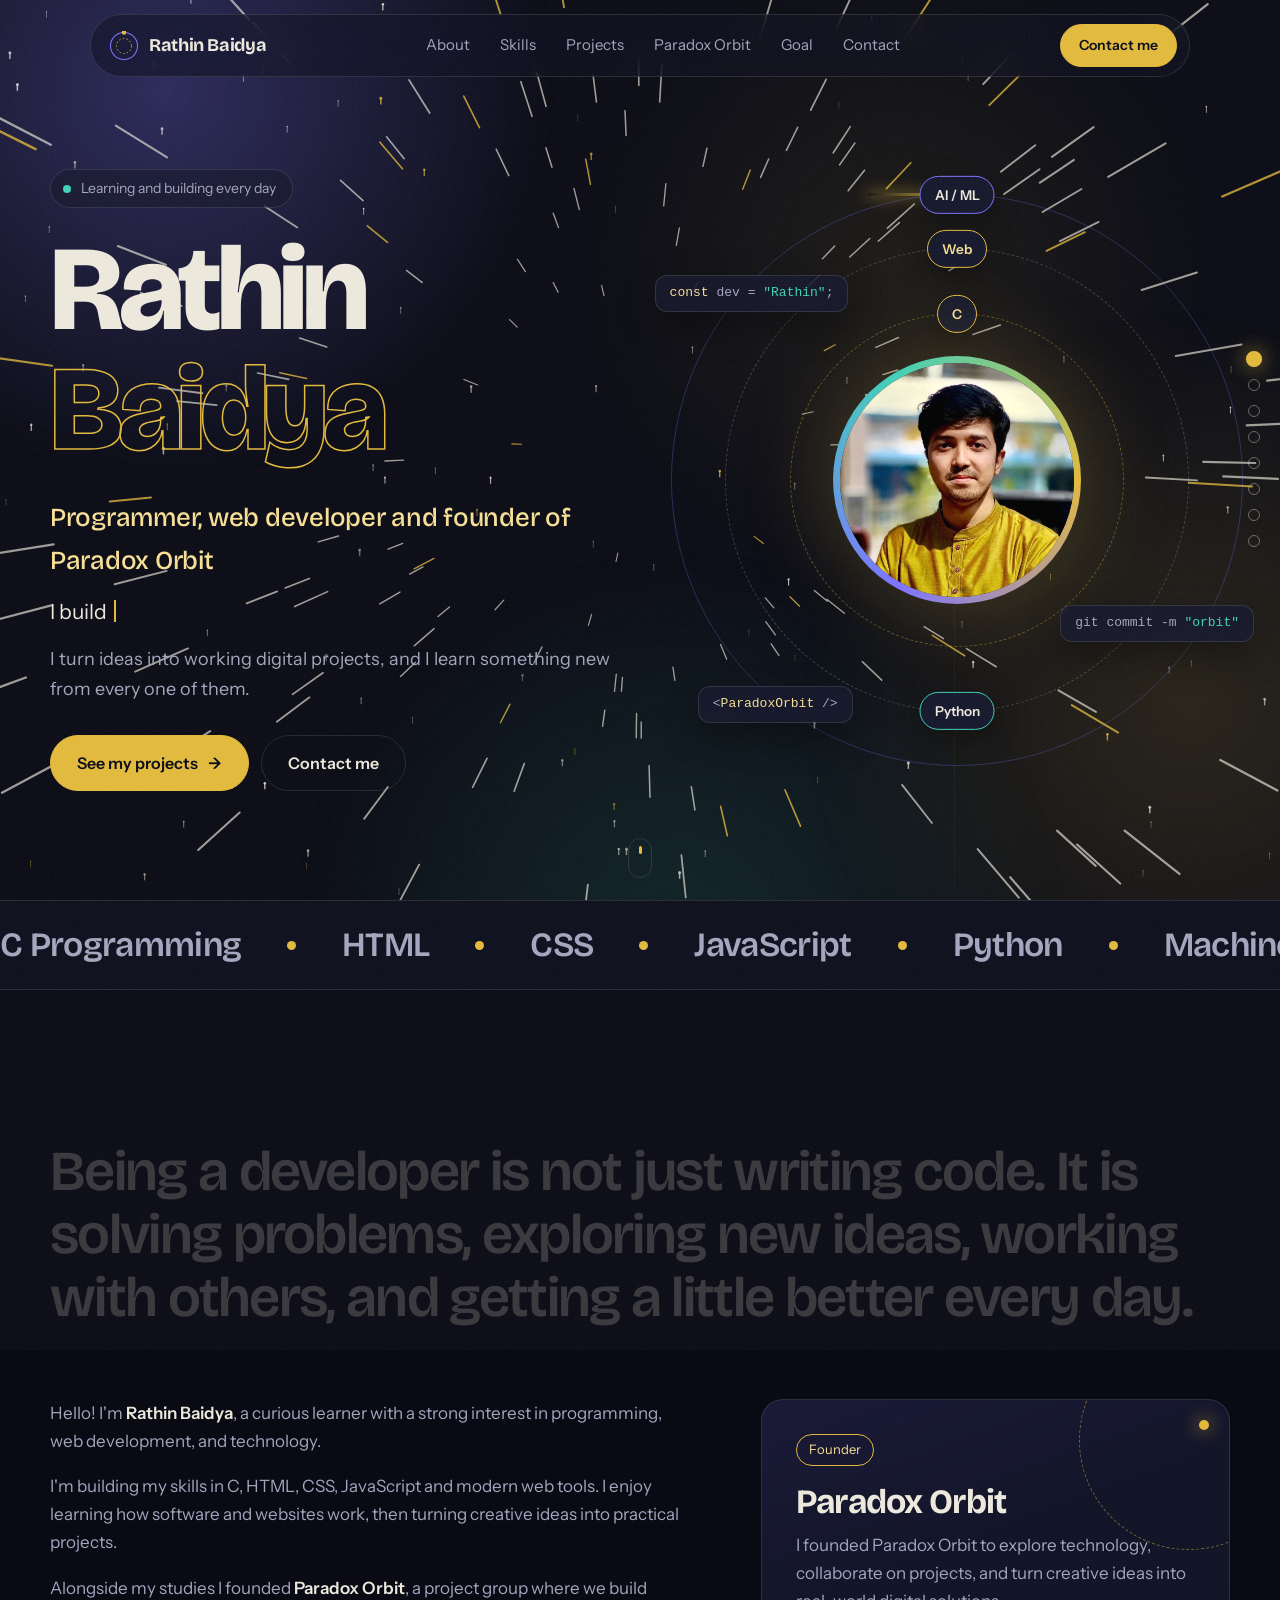
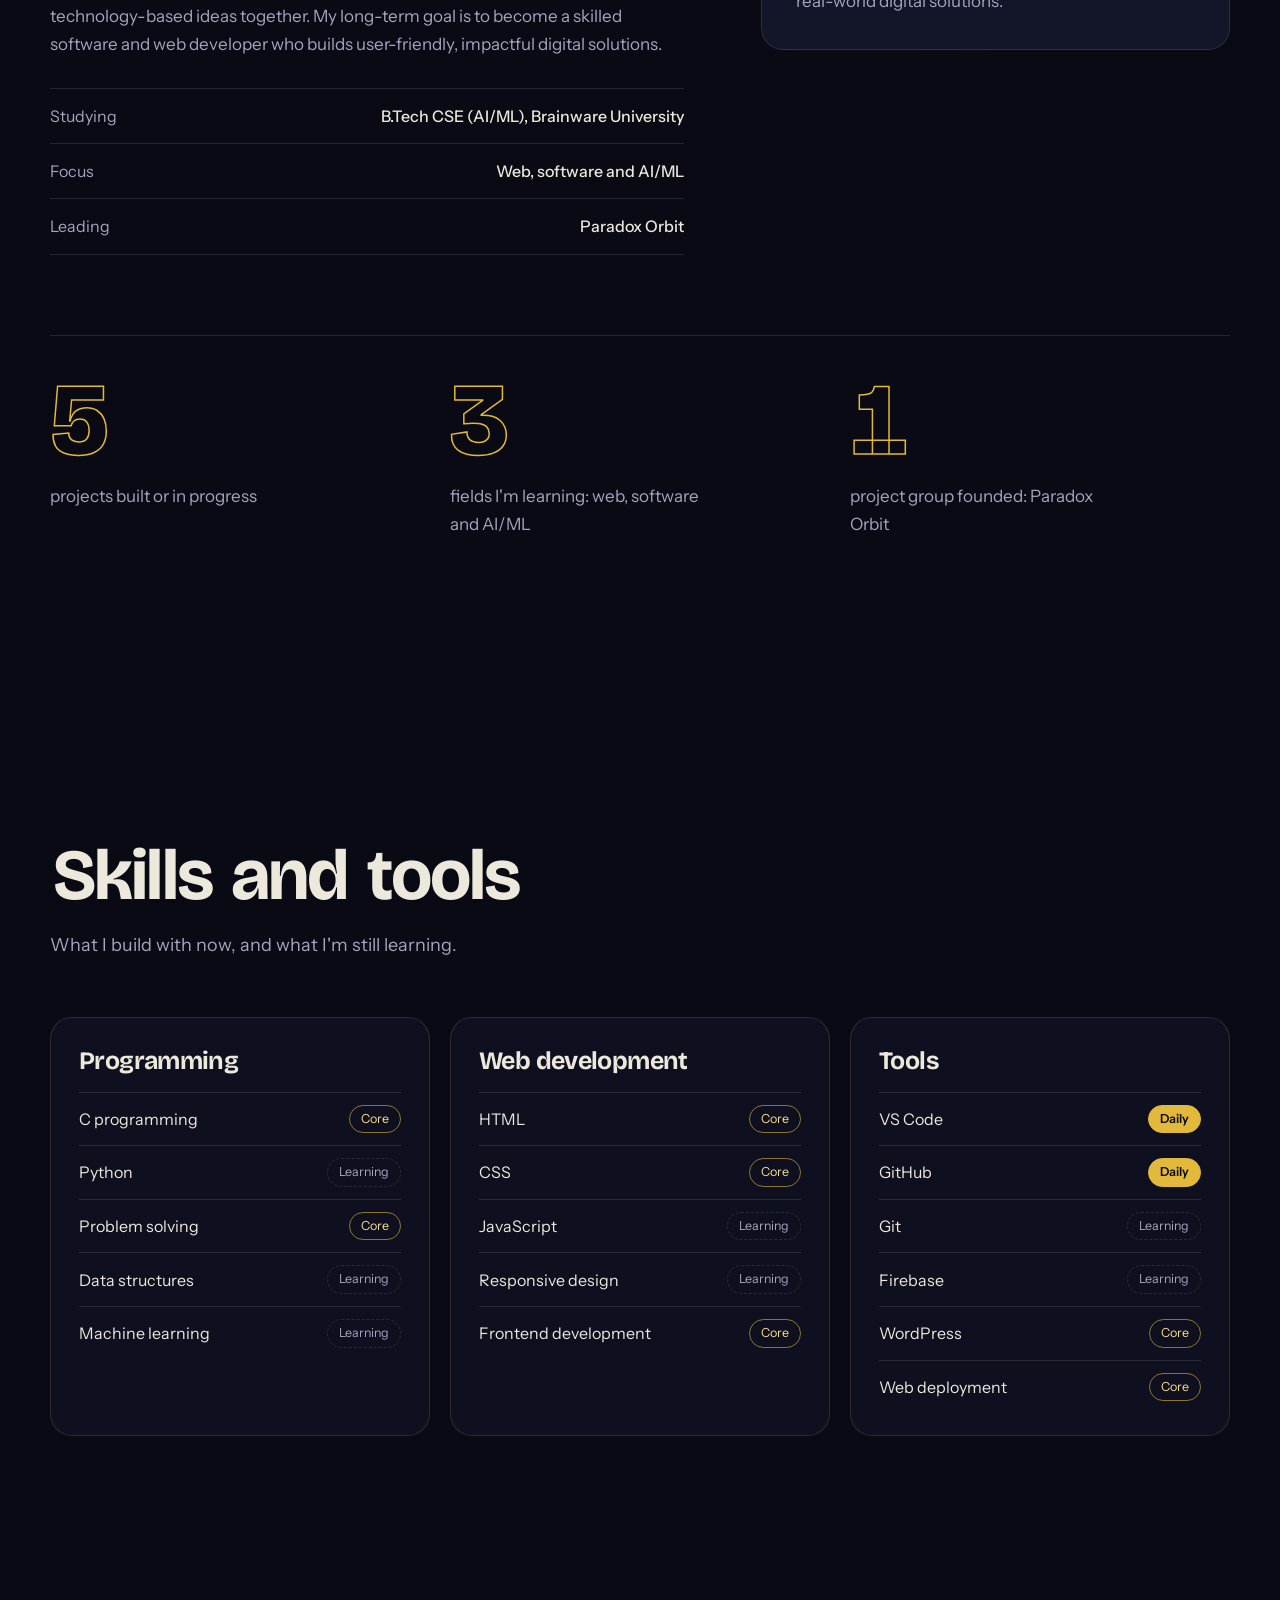
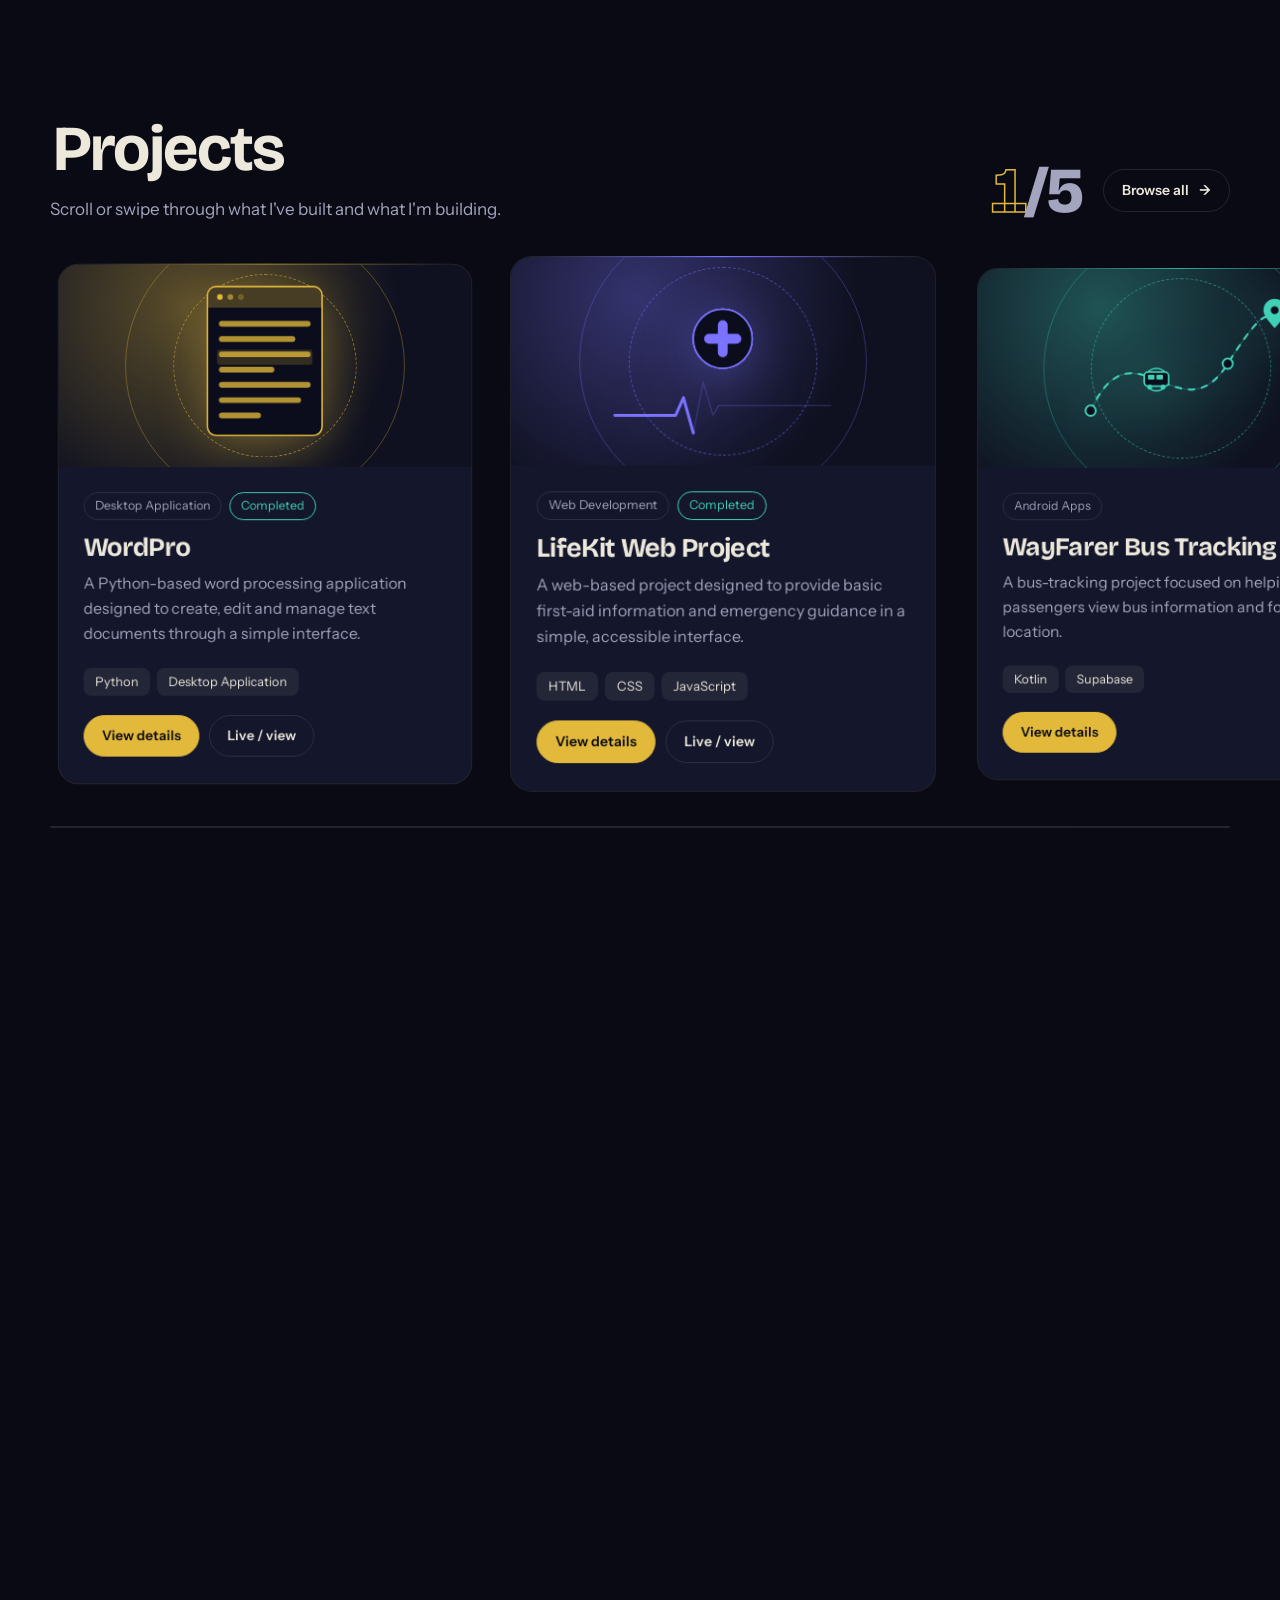
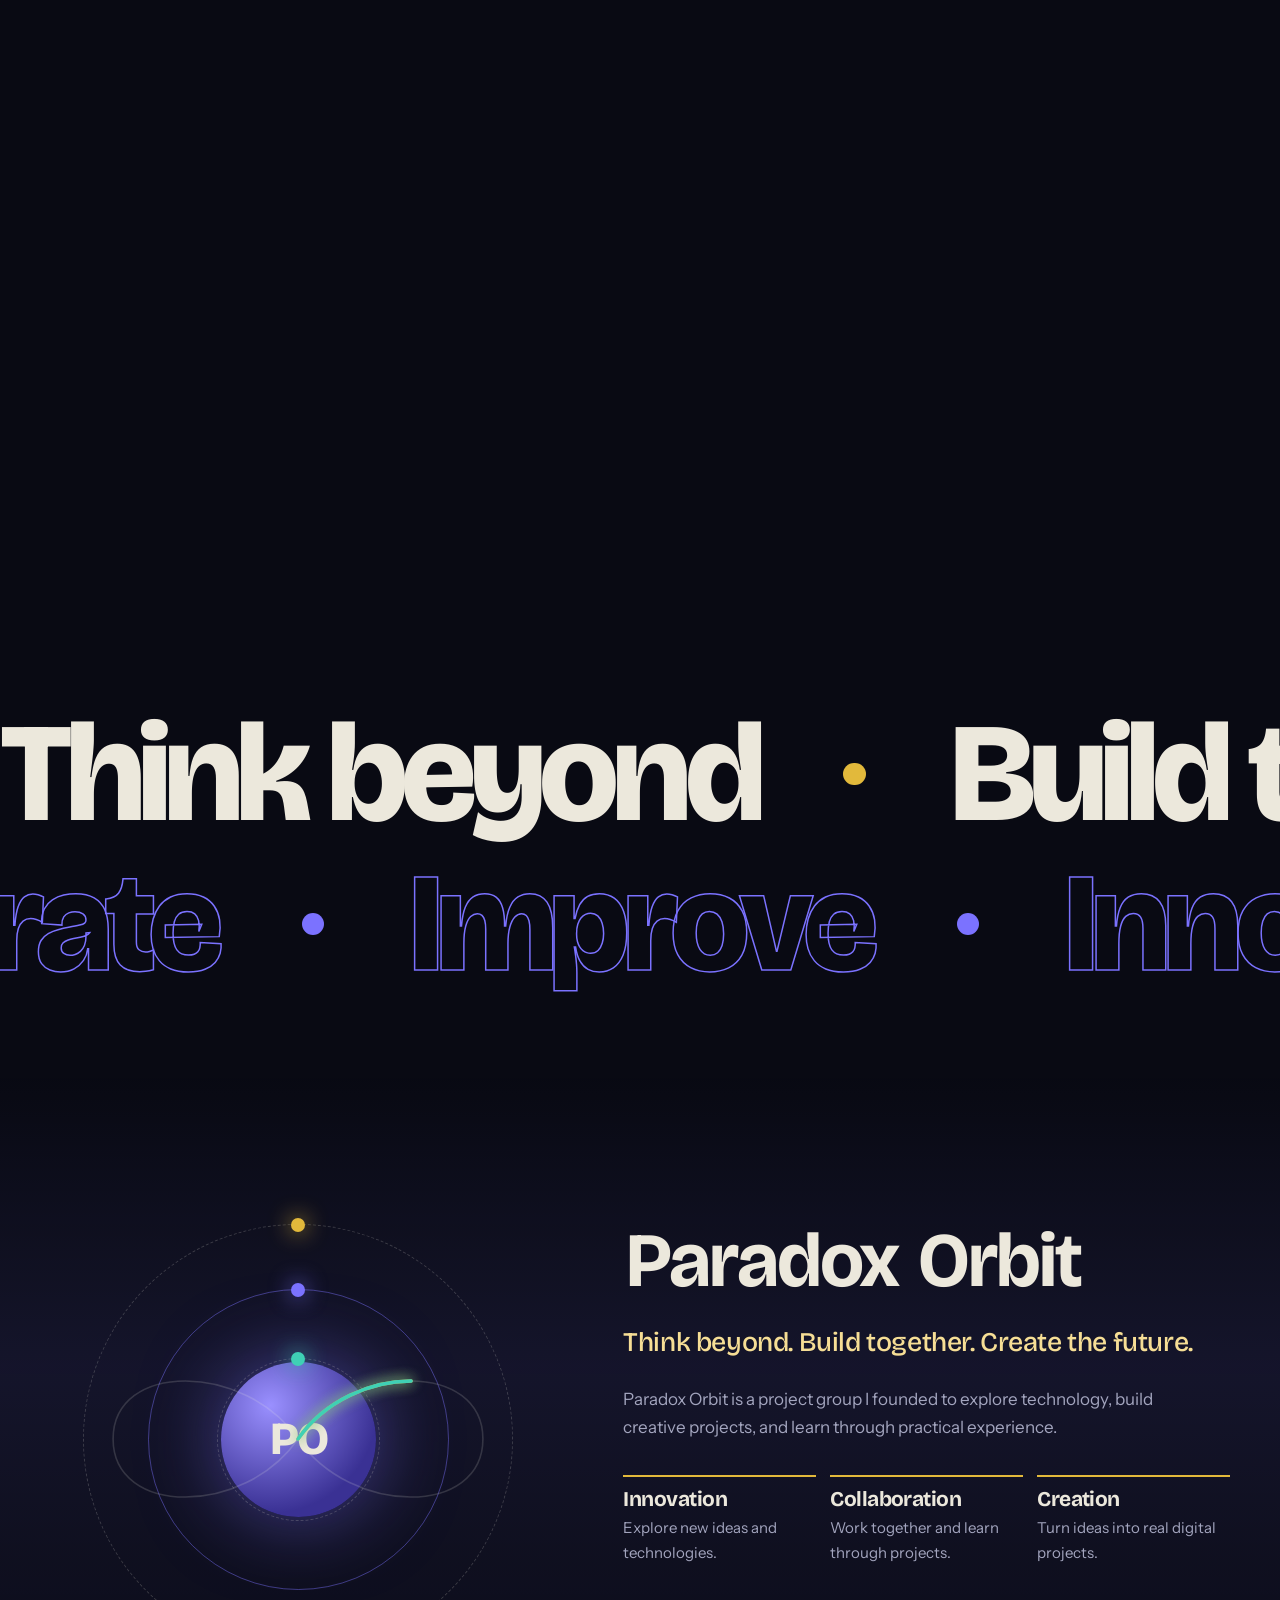
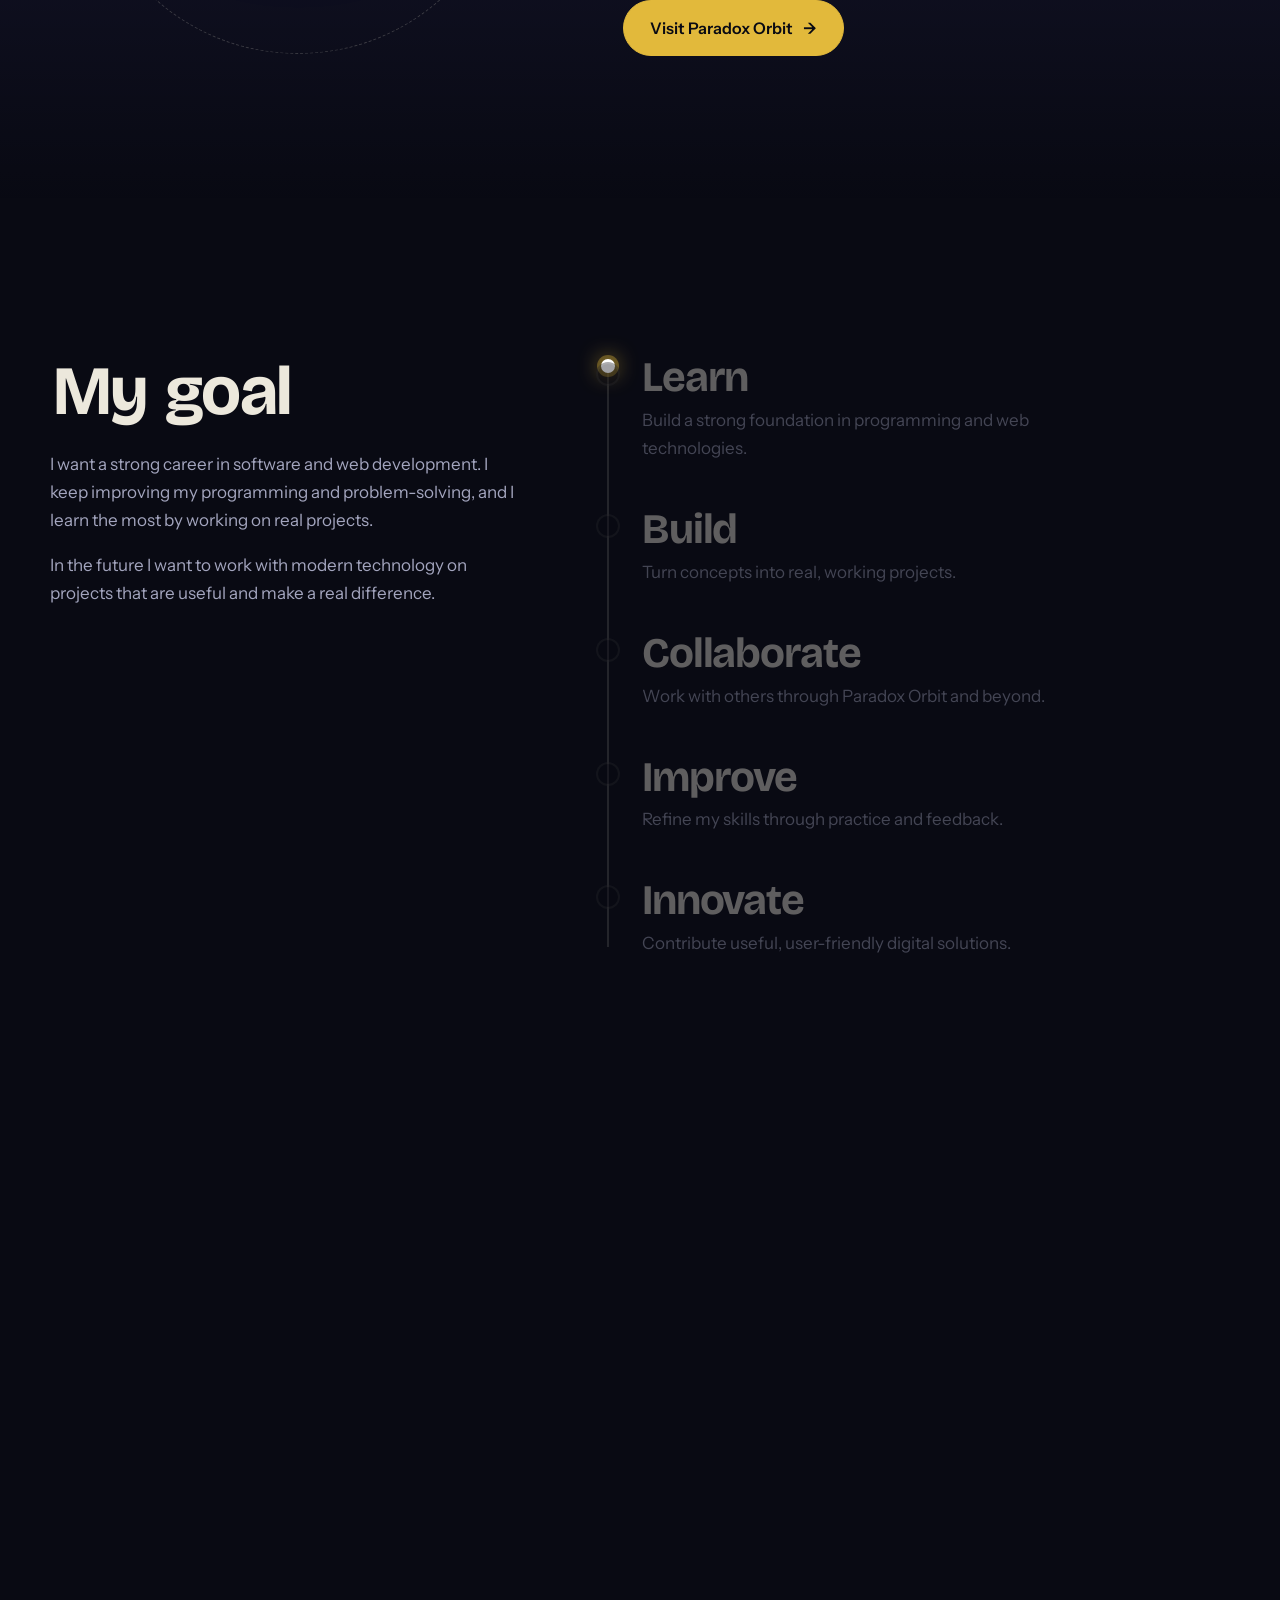
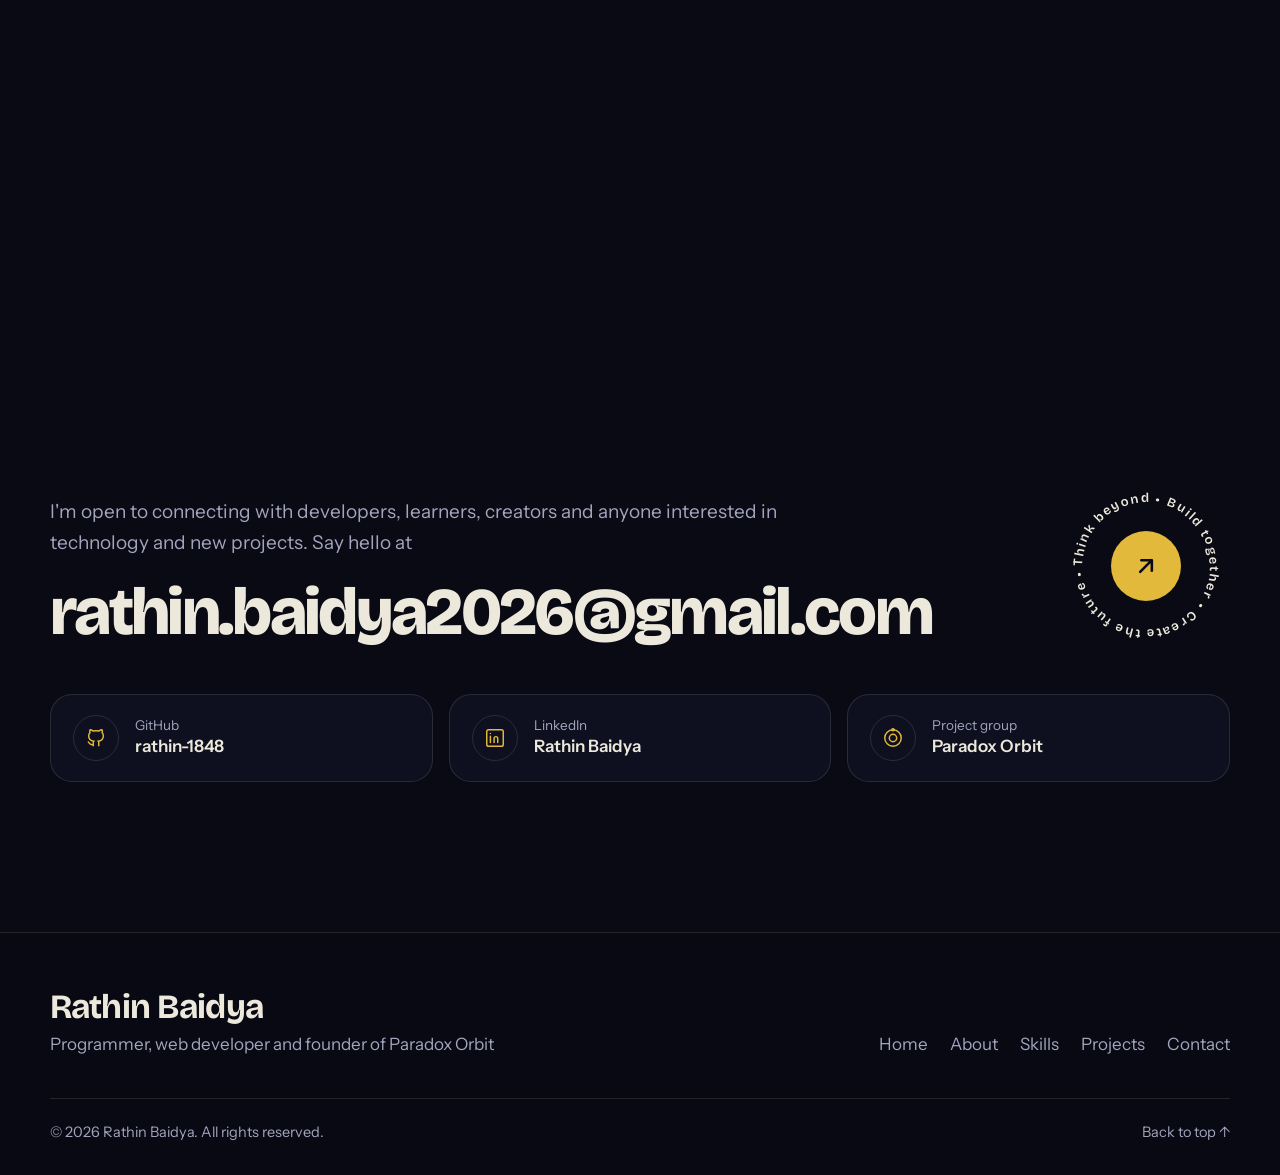
<file: index.html>
<!DOCTYPE html>
<html lang="en">
<head>
<meta charset="UTF-8">
<meta name="viewport" content="width=device-width, initial-scale=1.0">
<title>Rathin Baidya | Programmer, Web Developer &amp; Founder</title>
<meta name="description" content="Personal portfolio of Rathin Baidya — programmer, web developer, technology enthusiast, and founder of Paradox Orbit.">
<meta name="theme-color" content="#090A13">
<meta name="google-site-verification" content="IzACDvKyeIn0hMsxP80vZ9uo7PSM5-VKtoQ_XqDsEm0" />
<script>document.documentElement.classList.add('js');setTimeout(function(){document.documentElement.classList.add('loaded')},4500)</script>
<link rel="preconnect" href="https://fonts.googleapis.com">
<link rel="preconnect" href="https://fonts.gstatic.com" crossorigin>
<link href="https://fonts.googleapis.com/css2?family=Bricolage+Grotesque:opsz,wght@12..96,400;12..96,500;12..96,600;12..96,700;12..96,800&family=Instrument+Sans:wght@400;500;600&display=swap" rel="stylesheet">
<link rel="stylesheet" href="css/style.css">
</head>
<body>
<div class="loader" id="loader" aria-hidden="true"><div class="loader-box"><div class="loader-orbit"><i></i><i></i><i></i><b></b></div><div class="loader-name" id="loaderName">Rathin Baidya</div><div class="loader-pct" id="loaderPct">0%</div></div></div>
<a href="#home" class="skip-link">Skip to content</a>
<div class="progress" aria-hidden="true"></div>
<canvas id="stars" aria-hidden="true"></canvas>
<div class="spotlight" aria-hidden="true"></div>

<header class="nav">
  <div class="nav-inner">
    <a href="#home" class="brand">
      <span class="brand-mark">
        <svg viewBox="0 0 40 40" fill="none" aria-hidden="true">
          <circle cx="20" cy="20" r="18" stroke="#7B72FF" stroke-width="1.4"/>
          <circle cx="20" cy="20" r="10" stroke="#E2B93B" stroke-width="1.2" stroke-dasharray="2 3"/>
          <circle cx="20" cy="2" r="3" fill="#E2B93B"/>
        </svg>
      </span>
      Rathin Baidya
    </a>
    <nav class="nav-links" id="navLinks" aria-label="Main">
      <a href="#about" class="nav-link">About</a>
      <a href="#skills" class="nav-link">Skills</a>
      <a href="#projects" class="nav-link">Projects</a>
      <a href="#paradox-orbit" class="nav-link">Paradox Orbit</a>
      <a href="#goal" class="nav-link">Goal</a>
      <a href="#contact" class="nav-link">Contact</a>
    </nav>
    <div class="nav-cta">
      <a href="#contact" class="btn btn-primary btn-sm">Contact me</a>
      <button class="hamburger" id="hamburger" aria-label="Toggle menu" aria-expanded="false" aria-controls="navLinks"><span></span><span></span><span></span></button>
    </div>
  </div>
</header>

<main>
<!-- ============ HERO ============ -->
<section class="hero" id="home">
  <div class="wrap hero-inner">
    <div class="hero-content">
      <div class="pill"><span class="dot"></span> Learning and building every day</div>
      <h1 data-split="Rathin|Baidya">Rathin Baidya</h1>
      <div class="hero-role">Programmer, web developer and founder of Paradox Orbit</div>
      <div class="typer" aria-label="I build websites, Android apps, machine learning models and Python tools">I build <span id="typer" aria-hidden="true"></span><i aria-hidden="true"></i></div>
      <p class="hero-desc">I turn ideas into working digital projects, and I learn something new from every one of them.</p>
      <div class="hero-actions">
        <a href="#projects" class="btn btn-primary">See my projects <span class="arr" aria-hidden="true">→</span></a>
        <a href="#contact" class="btn">Contact me</a>
      </div>
    </div>
    <div class="orbit" aria-hidden="true">
      <div class="ring r2"><div class="comet"></div><div class="planet p-vio"><span>AI / ML</span></div></div>
      <div class="ring r1">
        <div class="planet p-gold"><span>Web</span></div>
        <div class="planet b p-teal"><span>Python</span></div>
      </div>
      <div class="ring r3"><div class="planet p-gold"><span>C</span></div></div>
      <div class="snip s1"><b>const</b> dev = <em>"Rathin"</em>;</div>
      <div class="snip s2">git commit -m <em>"orbit"</em></div>
      <div class="snip s3">&lt;<b>ParadoxOrbit</b> /&gt;</div>
      <div class="portrait"><div class="face"><img src="rathin.jpg" alt="" width="900" height="900" fetchpriority="high"></div></div>
    </div>
  </div>
  <div class="scroll-cue" aria-hidden="true"></div>
</section>

<div class="marquee" aria-hidden="true">
  <div class="marquee-track">
    <span>C Programming</span><span>HTML</span><span>CSS</span><span>JavaScript</span><span>Python</span><span>Machine Learning</span><span>Git &amp; GitHub</span><span>Firebase</span><span>WordPress</span><span>Kotlin</span>
    <span>C Programming</span><span>HTML</span><span>CSS</span><span>JavaScript</span><span>Python</span><span>Machine Learning</span><span>Git &amp; GitHub</span><span>Firebase</span><span>WordPress</span><span>Kotlin</span>
  </div>
</div>

<!-- ============ ABOUT ============ -->
<section class="section" id="about">
  <div class="wrap">
    <p class="statement">Being a developer is not just writing code. It is solving problems, exploring new ideas, working with others, and getting a little better every day.</p>
    <div class="about-grid">
      <div class="about-text reveal">
        <p>Hello! I'm <strong>Rathin Baidya</strong>, a curious learner with a strong interest in programming, web development, and technology.</p>
        <p>I'm building my skills in C, HTML, CSS, JavaScript and modern web tools. I enjoy learning how software and websites work, then turning creative ideas into practical projects.</p>
        <p>Alongside my studies I founded <strong>Paradox Orbit</strong>, a project group where we build technology-based ideas together. My long-term goal is to become a skilled software and web developer who builds user-friendly, impactful digital solutions.</p>
        <div class="facts">
          <div class="fact"><span>Studying</span><span>B.Tech CSE (AI/ML), Brainware University</span></div>
          <div class="fact"><span>Focus</span><span>Web, software and AI/ML</span></div>
          <div class="fact"><span>Leading</span><span>Paradox Orbit</span></div>
        </div>
      </div>
      <div class="founder reveal" style="--d:.12s">
        <div class="tag">Founder</div>
        <h3>Paradox Orbit</h3>
        <p>I founded Paradox Orbit to explore technology, collaborate on projects, and turn creative ideas into real-world digital solutions.</p>
      </div>
    </div>
    <div class="stats">
      <div class="stat reveal"><div class="n"><span class="count" data-to="5">0</span></div><p>projects built or in progress</p></div>
      <div class="stat reveal" style="--d:.1s"><div class="n"><span class="count" data-to="3">0</span></div><p>fields I'm learning: web, software and AI/ML</p></div>
      <div class="stat reveal" style="--d:.2s"><div class="n"><span class="count" data-to="1">0</span></div><p>project group founded: Paradox Orbit</p></div>
    </div>
  </div>
</section>

<!-- ============ SKILLS ============ -->
<section class="section" id="skills">
  <div class="wrap">
    <div class="section-head reveal">
      <h2>Skills and tools</h2>
      <p>What I build with now, and what I'm still learning.</p>
    </div>
    <div class="skills-wrap">
      <div class="skill-card reveal">
        <h3>Programming</h3>
        <div class="skill-item">C programming <span class="badge core">Core</span></div>
        <div class="skill-item">Python <span class="badge learning">Learning</span></div>
        <div class="skill-item">Problem solving <span class="badge core">Core</span></div>
        <div class="skill-item">Data structures <span class="badge learning">Learning</span></div>
        <div class="skill-item">Machine learning <span class="badge learning">Learning</span></div>
      </div>
      <div class="skill-card reveal" style="--d:.1s">
        <h3>Web development</h3>
        <div class="skill-item">HTML <span class="badge core">Core</span></div>
        <div class="skill-item">CSS <span class="badge core">Core</span></div>
        <div class="skill-item">JavaScript <span class="badge learning">Learning</span></div>
        <div class="skill-item">Responsive design <span class="badge learning">Learning</span></div>
        <div class="skill-item">Frontend development <span class="badge core">Core</span></div>
      </div>
      <div class="skill-card reveal" style="--d:.2s">
        <h3>Tools</h3>
        <div class="skill-item">VS Code <span class="badge daily">Daily</span></div>
        <div class="skill-item">GitHub <span class="badge daily">Daily</span></div>
        <div class="skill-item">Git <span class="badge learning">Learning</span></div>
        <div class="skill-item">Firebase <span class="badge learning">Learning</span></div>
        <div class="skill-item">WordPress <span class="badge core">Core</span></div>
        <div class="skill-item">Web deployment <span class="badge core">Core</span></div>
      </div>
    </div>
  </div>
</section>

<!-- ============ PROJECTS ============ -->
<section class="hproj" id="projects" aria-label="Projects">
  <div class="hproj-pin">
    <div class="wrap hproj-head reveal">
      <div><h2>Projects</h2><p>Scroll or swipe through what I've built and what I'm building.</p></div>
      <div class="hproj-side"><div class="hproj-count" aria-hidden="true"><span id="hpCur">1</span>/<span id="hpTot">5</span></div><a href="projects.html" class="btn btn-sm">Browse all <span class="arr" aria-hidden="true">→</span></a></div>
    </div>
    <div class="hproj-track" id="hpTrack">
      <article data-cursor="Open" class="project-card hcard">
        <div class="project-media" data-art="wordpro"><span class="project-symbol">W</span></div>
        <div class="project-body">
          <div class="meta-row"><span class="project-status">Completed</span></div>
          <h3>WordPro</h3>
          <p>A Python-based word processor to create, edit and manage text documents through a simple interface.</p>
          <div class="tech-row"><span class="tech-pill">Python</span><span class="tech-pill">Desktop application</span></div>
          <div class="project-actions"><a class="btn btn-primary btn-sm" href="project-details/wordpro.html">View details</a></div>
        </div>
      </article>
      <article data-cursor="Open" class="project-card hcard m2">
        <div class="project-media" data-art="lifekit"><span class="project-symbol">+</span></div>
        <div class="project-body">
          <div class="meta-row"><span class="project-status">Completed</span></div>
          <h3>LifeKit Web Project</h3>
          <p>Basic first-aid information and emergency guidance in a simple, accessible interface.</p>
          <div class="tech-row"><span class="tech-pill">HTML</span><span class="tech-pill">CSS</span><span class="tech-pill">JavaScript</span></div>
          <div class="project-actions"><a class="btn btn-primary btn-sm" href="project-details/lifekit.html">View details</a></div>
        </div>
      </article>
      <article data-cursor="Open" class="project-card hcard m3">
        <div class="project-media" data-art="marks-prediction"><span class="project-symbol">ML</span></div>
        <div class="project-body">
          <div class="meta-row"><span class="project-status">Completed</span></div>
          <h3>Student Marks Prediction</h3>
          <p>A beginner machine-learning project that trains a model on multiple input features to predict student marks.</p>
          <div class="tech-row"><span class="tech-pill">Python</span><span class="tech-pill">Machine learning</span></div>
          <div class="project-actions"><a class="btn btn-primary btn-sm" href="project-details/marks-prediction.html">View details</a></div>
        </div>
      </article>
    </div>
    <div class="hproj-bar" aria-hidden="true"><i id="hpBar"></i></div>
  </div>
</section>

<div class="bands" aria-hidden="true">
  <div class="band b1" id="band1"><span>Think beyond</span><span>Build together</span><span>Create the future</span><span>Think beyond</span><span>Build together</span><span>Create the future</span></div>
  <div class="band b2" id="band2"><span>Learn</span><span>Build</span><span>Collaborate</span><span>Improve</span><span>Innovate</span><span>Learn</span><span>Build</span><span>Collaborate</span><span>Improve</span><span>Innovate</span></div>
</div>

<!-- ============ PARADOX ORBIT ============ -->
<section class="section orbit-section" id="paradox-orbit">
  <div class="wrap po-grid">
    <div class="po-mark reveal" aria-hidden="true">
      <div class="ring r1" style="--t:40s"><div class="sat"></div></div>
      <div class="ring r2" style="--t:26s"><div class="sat"></div></div>
      <div class="ring r3" style="--t:15s"><div class="sat"></div></div>
      <svg class="lem" viewBox="0 0 400 200" fill="none" aria-hidden="true"><path d="M200 100C250 28 372 28 372 100C372 172 250 172 200 100C150 28 28 28 28 100C28 172 150 172 200 100Z" stroke="rgba(236,232,220,.16)" stroke-width="1.5"/><path class="lem-run" pathLength="100" d="M200 100C250 28 372 28 372 100C372 172 250 172 200 100C150 28 28 28 28 100C28 172 150 172 200 100Z" stroke="#E2B93B" stroke-width="3.2" stroke-linecap="round"/><path class="lem-run b" pathLength="100" d="M200 100C250 28 372 28 372 100C372 172 250 172 200 100C150 28 28 28 28 100C28 172 150 172 200 100Z" stroke="#3FD0B5" stroke-width="3.2" stroke-linecap="round"/></svg>
      <div class="po-core">PO</div>
    </div>
    <div class="po-copy reveal" style="--d:.1s">
      <h2>Paradox Orbit</h2>
      <div class="sub">Think beyond. Build together. Create the future.</div>
      <p>Paradox Orbit is a project group I founded to explore technology, build creative projects, and learn through practical experience.</p>
      <div class="principles">
        <div class="principle"><h3>Innovation</h3><p>Explore new ideas and technologies.</p></div>
        <div class="principle"><h3>Collaboration</h3><p>Work together and learn through projects.</p></div>
        <div class="principle"><h3>Creation</h3><p>Turn ideas into real digital projects.</p></div>
      </div>
      <a href="https://paradoxorbit.infinityfreeapp.com/" class="btn btn-primary" target="_blank" rel="noopener noreferrer">Visit Paradox Orbit <span class="arr" aria-hidden="true">→</span></a>
    </div>
  </div>
</section>

<!-- ============ GOAL ============ -->
<section class="section" id="goal">
  <div class="wrap goal-grid">
    <div class="goal-text reveal">
      <h2>My goal</h2>
      <p>I want a strong career in software and web development. I keep improving my programming and problem-solving, and I learn the most by working on real projects.</p>
      <p>In the future I want to work with modern technology on projects that are useful and make a real difference.</p>
    </div>
    <div class="timeline">
      <div class="timeline-track"><div class="timeline-fill"></div></div>
      <div class="tl-item"><span class="node"></span><h3>Learn</h3><p>Build a strong foundation in programming and web technologies.</p></div>
      <div class="tl-item"><span class="node"></span><h3>Build</h3><p>Turn concepts into real, working projects.</p></div>
      <div class="tl-item"><span class="node"></span><h3>Collaborate</h3><p>Work with others through Paradox Orbit and beyond.</p></div>
      <div class="tl-item"><span class="node"></span><h3>Improve</h3><p>Refine my skills through practice and feedback.</p></div>
      <div class="tl-item"><span class="node"></span><h3>Innovate</h3><p>Contribute useful, user-friendly digital solutions.</p></div>
    </div>
  </div>
</section>

<!-- ============ VISION ============ -->
<section class="section vision" id="vision">
  <div class="wrap">
    <h2 class="reveal">My vision</h2>
    <p class="lead reveal">Technology can turn a simple idea into something much bigger. I want to keep learning, keep building, and create projects that solve real problems.</p>
    <p class="lead reveal">Through Paradox Orbit, I hope to build a place where ideas become projects, projects become experience, and experience leads to innovation.</p>
    <p class="vision-quote reveal" aria-label="Think beyond. Build together. Create the future."><span>Think beyond.</span><span>Build together.</span><span>Create the future.</span></p>
  </div>
</section>

<!-- ============ CONTACT ============ -->
<section class="section" id="contact">
  <div class="wrap">
    <div class="reveal contact-top">
      <h2 class="visually-hidden" style="position:absolute;width:1px;height:1px;overflow:hidden;clip:rect(0 0 0 0)">Contact</h2>
      <p class="contact-lead">I'm open to connecting with developers, learners, creators and anyone interested in technology and new projects. Say hello at</p>
      <a class="contact-big" href="mailto:rathin.baidya2026@gmail.com">rathin.baidya2026@gmail.com</a>
    <a class="badge-round" href="mailto:rathin.baidya2026@gmail.com" aria-label="Send me an email"><svg class="ring-text" viewBox="0 0 200 200" aria-hidden="true"><defs><path id="circ" d="M100,100 m-76,0 a76,76 0 1,1 152,0 a76,76 0 1,1 -152,0"/></defs><text><textPath href="#circ" textLength="470" lengthAdjust="spacing">Think beyond • Build together • Create the future • </textPath></text></svg><span class="core"><svg viewBox="0 0 24 24" fill="none" stroke="currentColor" stroke-width="2.2" stroke-linecap="round" stroke-linejoin="round"><path d="M7 17 17 7M8 7h9v9"/></svg></span></a>
    </div>
    <div class="social-list">
      <a href="https://github.com/rathin-1848" class="social-item reveal" target="_blank" rel="noopener noreferrer">
        <span class="ico"><svg viewBox="0 0 24 24" fill="none" stroke-width="1.6"><path d="M9 19c-4.3 1.4-4.3-2.5-6-3m12 5v-3.5c0-1 .1-1.4-.5-2 2.8-.3 5.5-1.4 5.5-6a4.6 4.6 0 0 0-1.3-3.2 4.2 4.2 0 0 0-.1-3.2s-1.1-.3-3.5 1.3a12.3 12.3 0 0 0-6.2 0C6.6 2.8 5.5 3.1 5.5 3.1a4.2 4.2 0 0 0-.1 3.2A4.6 4.6 0 0 0 4 9.5c0 4.6 2.7 5.7 5.5 6-.6.6-.6 1.2-.5 2V21"/></svg></span>
        <span><span class="lbl">GitHub</span><span class="val">rathin-1848</span></span>
      </a>
      <a href="https://in.linkedin.com/in/rathin-baidya-5ba4583b8" class="social-item reveal" style="--d:.1s" target="_blank" rel="noopener noreferrer">
        <span class="ico"><svg viewBox="0 0 24 24" fill="none" stroke-width="1.6"><rect x="3" y="3" width="18" height="18" rx="2"/><path d="M7 10v7M7 7v.01M11 17v-4.5a2 2 0 0 1 4 0V17M11 12.5V17" stroke-linecap="round"/></svg></span>
        <span><span class="lbl">LinkedIn</span><span class="val">Rathin Baidya</span></span>
      </a>
      <a href="https://paradoxorbit.infinityfreeapp.com/" class="social-item reveal" style="--d:.2s" target="_blank" rel="noopener noreferrer">
        <span class="ico"><svg viewBox="0 0 24 24" fill="none" stroke-width="1.6"><circle cx="12" cy="12" r="9"/><circle cx="12" cy="12" r="4"/><circle cx="12" cy="3" r="1.2" fill="currentColor"/></svg></span>
        <span><span class="lbl">Project group</span><span class="val">Paradox Orbit</span></span>
      </a>
    </div>
  </div>
</section>
</main>

<footer>
  <div class="wrap">
    <div class="footer-inner">
      <div class="footer-brand">
        <h3>Rathin Baidya</h3>
        <div class="tag">Programmer, web developer and founder of Paradox Orbit</div>
      </div>
      <nav class="footer-links" aria-label="Footer">
        <a href="#home">Home</a><a href="#about">About</a><a href="#skills">Skills</a><a href="#projects">Projects</a><a href="#contact">Contact</a>
      </nav>
    </div>
    <div class="footer-bottom">
      <span>© 2026 Rathin Baidya. All rights reserved.</span>
      <a href="#home">Back to top ↑</a>
    </div>
  </div>
</footer>

<script src="js/main.js"></script>
<script src="js/fx.js"></script>
<script src="js/art.js"></script>
<script src="js/fx2.js"></script>
<script src="js/projects-data.js"></script>
<script src="js/fx3.js"></script>
</body>
</html>
</file>
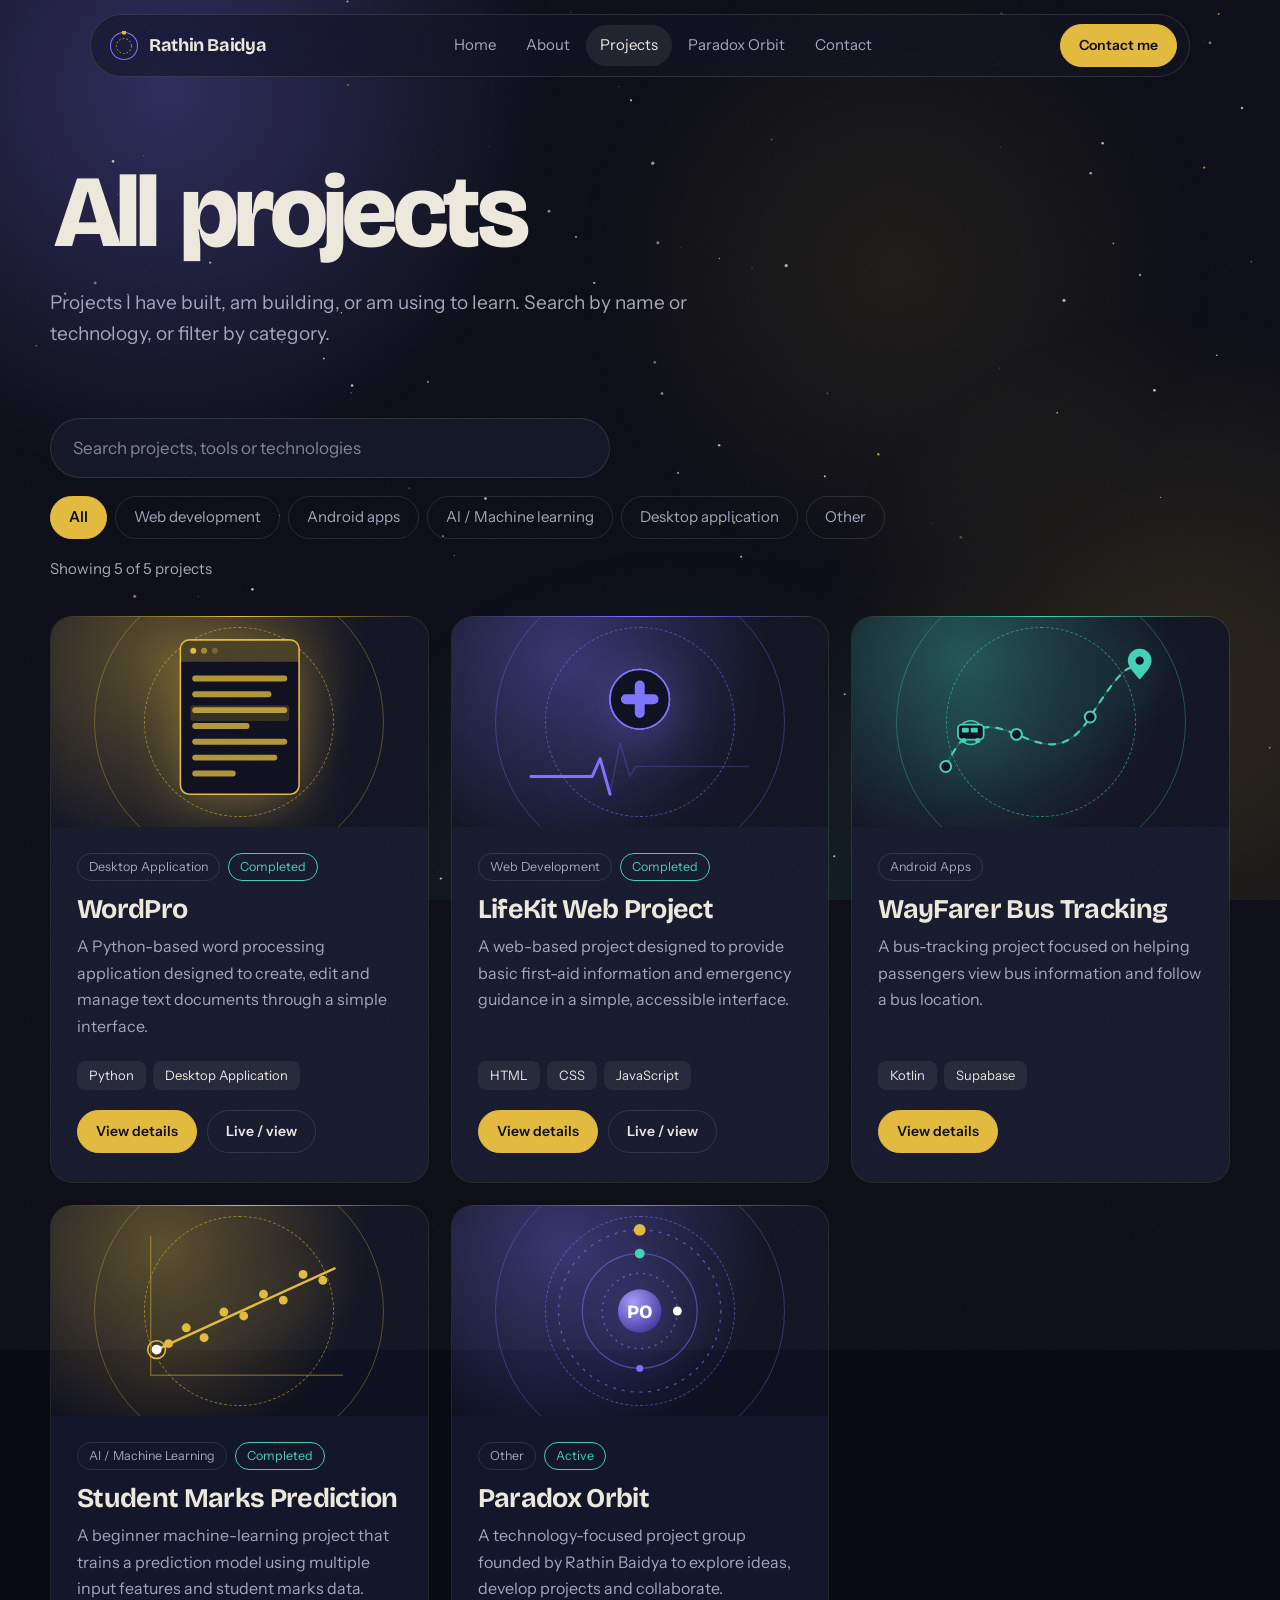
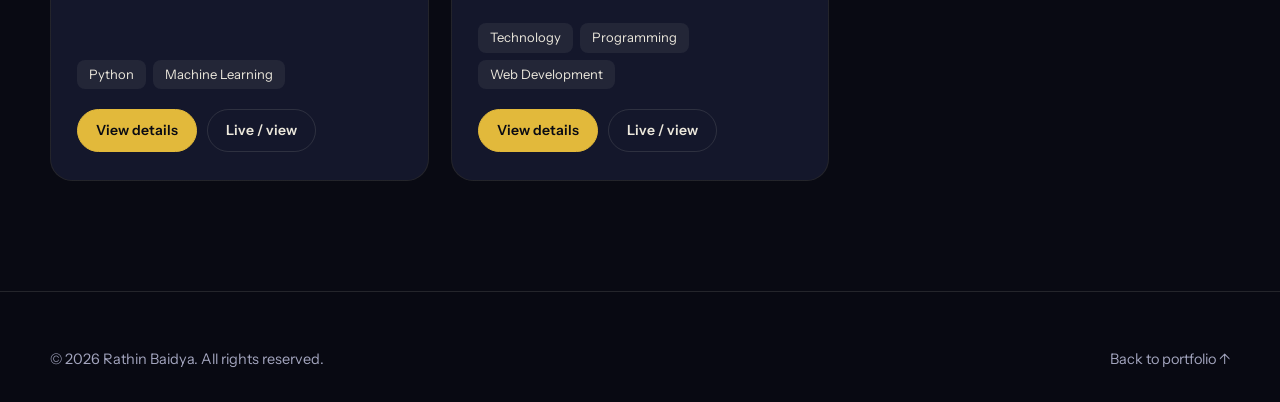
<file: projects.html>
<!DOCTYPE html>
<html lang="en" class="inner"><head><meta charset="UTF-8"><meta name="viewport" content="width=device-width, initial-scale=1.0">
<meta name="description" content="Explore projects by Rathin Baidya across web development, Python and AI/ML."><meta name="theme-color" content="#090A13"><title>All Projects | Rathin Baidya</title>
<script>document.documentElement.classList.add('js')</script>
<link rel="preconnect" href="https://fonts.googleapis.com"><link rel="preconnect" href="https://fonts.gstatic.com" crossorigin>
<link href="https://fonts.googleapis.com/css2?family=Bricolage+Grotesque:opsz,wght@12..96,400;12..96,500;12..96,600;12..96,700;12..96,800&family=Instrument+Sans:wght@400;500;600&display=swap" rel="stylesheet">
<link rel="stylesheet" href="css/style.css"></head><body>
<a href="#main" class="skip-link">Skip to content</a><div class="progress" aria-hidden="true"></div><canvas id="stars" aria-hidden="true"></canvas><div class="spotlight" aria-hidden="true"></div>
<header class="nav"><div class="nav-inner">
<a href="index.html#home" class="brand"><span class="brand-mark"><svg viewBox="0 0 40 40" fill="none" aria-hidden="true"><circle cx="20" cy="20" r="18" stroke="#7B72FF" stroke-width="1.4"/><circle cx="20" cy="20" r="10" stroke="#E2B93B" stroke-width="1.2" stroke-dasharray="2 3"/><circle cx="20" cy="2" r="3" fill="#E2B93B"/></svg></span>Rathin Baidya</a>
<nav class="nav-links" id="navLinks" aria-label="Main"><a href="index.html#home" class="nav-link">Home</a><a href="index.html#about" class="nav-link">About</a><a href="projects.html" class="nav-link on">Projects</a><a href="index.html#paradox-orbit" class="nav-link">Paradox Orbit</a><a href="index.html#contact" class="nav-link">Contact</a></nav>
<div class="nav-cta"><a href="index.html#contact" class="btn btn-primary btn-sm">Contact me</a><button class="hamburger" id="hamburger" aria-label="Toggle menu" aria-expanded="false" aria-controls="navLinks"><span></span><span></span><span></span></button></div>
</div></header>
<main id="main"><section class="page-hero"><div class="wrap"><h1>All projects</h1>
<p>Projects I have built, am building, or am using to learn. Search by name or technology, or filter by category.</p></div></section>
<div class="wrap page-main"><div class="project-tools">
<input class="project-search" id="projectSearch" type="search" placeholder="Search projects, tools or technologies" aria-label="Search projects">
<div class="project-filters" id="projectFilters">
<button class="project-filter active" type="button" data-category="All">All</button>
<button class="project-filter" type="button" data-category="Web Development">Web development</button>
<button class="project-filter" type="button" data-category="Android Apps">Android apps</button>
<button class="project-filter" type="button" data-category="AI / Machine Learning">AI / Machine learning</button>
<button class="project-filter" type="button" data-category="Desktop Application">Desktop application</button>
<button class="project-filter" type="button" data-category="Other">Other</button>
</div><div class="project-count" id="projectCount" aria-live="polite"></div></div>
<div class="project-grid" id="projectGrid" aria-live="polite"></div></div></main>
<footer><div class="wrap"><div class="footer-bottom" style="margin-top:0;border-top:0;padding-top:0"><span>© 2026 Rathin Baidya. All rights reserved.</span><a href="index.html">Back to portfolio ↑</a></div></div></footer>
<script src="js/main.js"></script><script src="js/fx.js"></script><script src="js/art.js"></script><script src="js/fx2.js"></script><script src="js/projects-data.js"></script><script src="js/projects.js"></script></body></html>
</file>
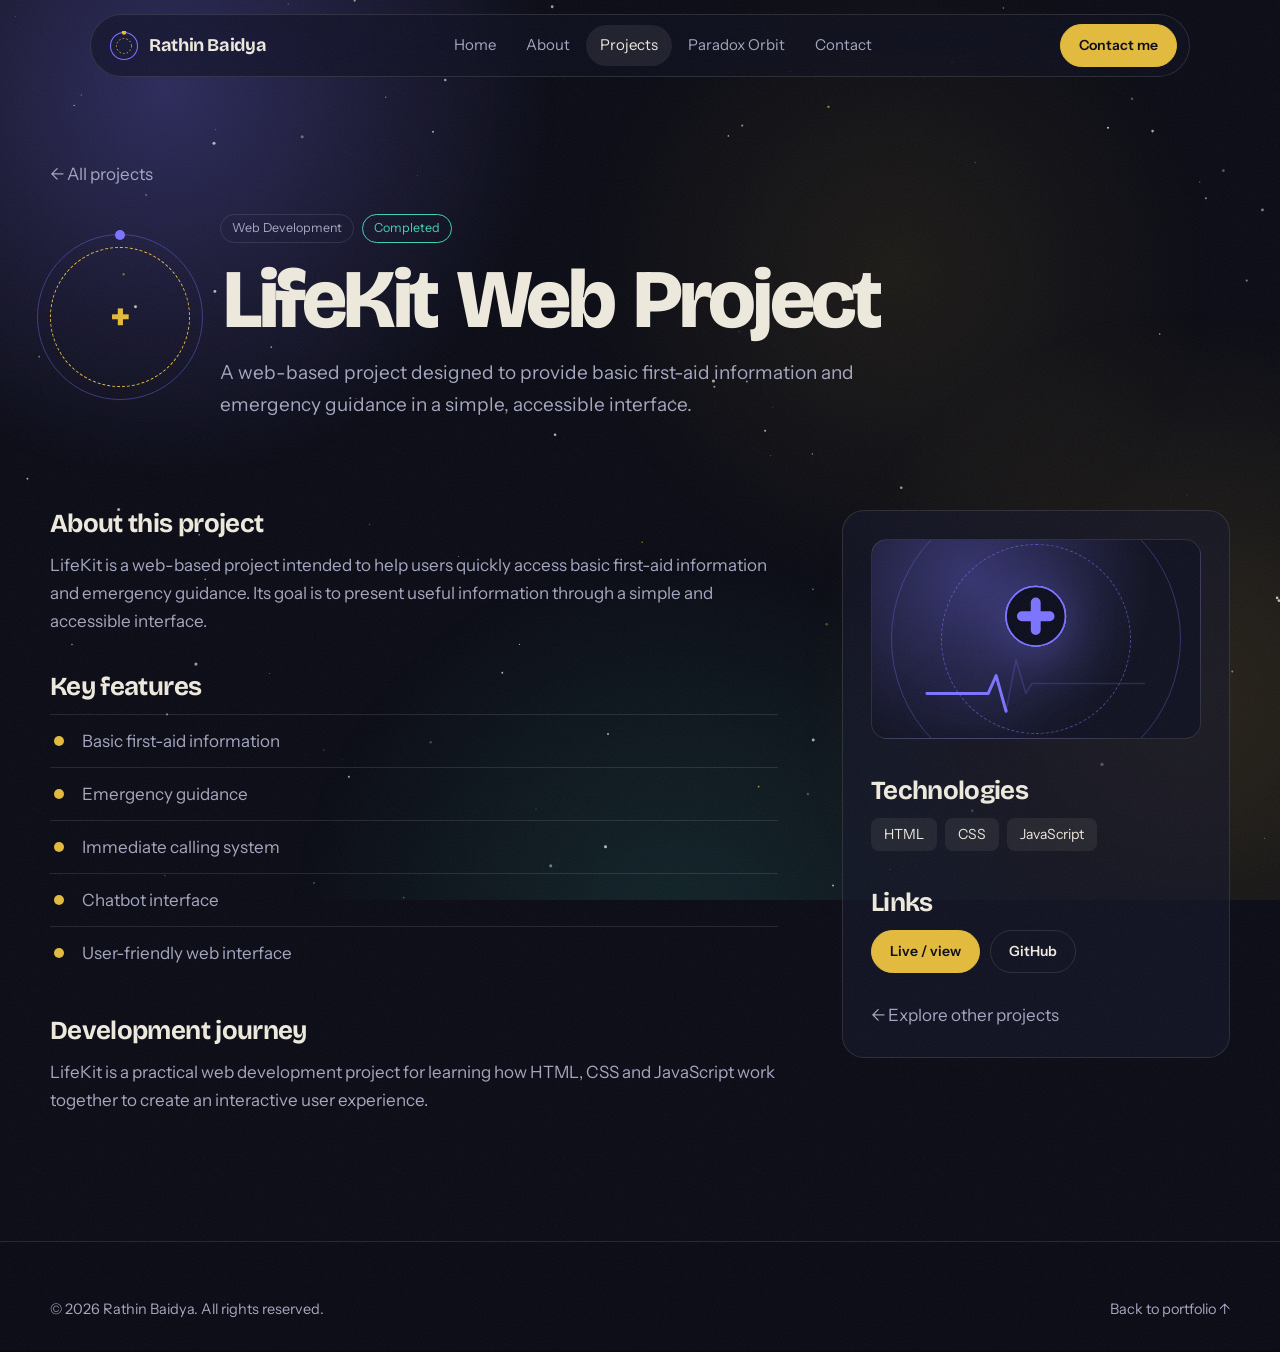
<file: project-details/lifekit.html>
<!DOCTYPE html>
<html lang="en" class="inner"><head><meta charset="UTF-8"><meta name="viewport" content="width=device-width, initial-scale=1.0">
<meta name="description" content="A web-based project designed to provide basic first-aid information and emergency guidance in a simple, accessible interface."><meta name="theme-color" content="#090A13"><title>LifeKit Web Project | Rathin Baidya</title>
<script>document.documentElement.classList.add('js')</script>
<link rel="preconnect" href="https://fonts.googleapis.com"><link rel="preconnect" href="https://fonts.gstatic.com" crossorigin>
<link href="https://fonts.googleapis.com/css2?family=Bricolage+Grotesque:opsz,wght@12..96,400;12..96,500;12..96,600;12..96,700;12..96,800&family=Instrument+Sans:wght@400;500;600&display=swap" rel="stylesheet">
<link rel="stylesheet" href="../css/style.css"></head><body>
<a href="#main" class="skip-link">Skip to content</a><div class="progress" aria-hidden="true"></div><canvas id="stars" aria-hidden="true"></canvas><div class="spotlight" aria-hidden="true"></div>
<header class="nav"><div class="nav-inner">
<a href="../index.html#home" class="brand"><span class="brand-mark"><svg viewBox="0 0 40 40" fill="none" aria-hidden="true"><circle cx="20" cy="20" r="18" stroke="#7B72FF" stroke-width="1.4"/><circle cx="20" cy="20" r="10" stroke="#E2B93B" stroke-width="1.2" stroke-dasharray="2 3"/><circle cx="20" cy="2" r="3" fill="#E2B93B"/></svg></span>Rathin Baidya</a>
<nav class="nav-links" id="navLinks" aria-label="Main"><a href="../index.html#home" class="nav-link">Home</a><a href="../index.html#about" class="nav-link">About</a><a href="../projects.html" class="nav-link on">Projects</a><a href="../index.html#paradox-orbit" class="nav-link">Paradox Orbit</a><a href="../index.html#contact" class="nav-link">Contact</a></nav>
<div class="nav-cta"><a href="../index.html#contact" class="btn btn-primary btn-sm">Contact me</a><button class="hamburger" id="hamburger" aria-label="Toggle menu" aria-expanded="false" aria-controls="navLinks"><span></span><span></span><span></span></button></div>
</div></header>
<main id="main"><section class="page-hero"><div class="wrap"><a class="project-back" href="../projects.html">← All projects</a>
<div class="detail-heading"><div class="detail-icon" aria-hidden="true">+</div><div>
<div class="meta-row"><span class="project-category">Web Development</span><span class="project-status ">Completed</span></div>
<h1>LifeKit Web Project</h1><p>A web-based project designed to provide basic first-aid information and emergency guidance in a simple, accessible interface.</p></div></div></div></section>
<div class="wrap detail-layout page-main">
<article class="detail-main"><h2>About this project</h2><p>LifeKit is a web-based project intended to help users quickly access basic first-aid information and emergency guidance. Its goal is to present useful information through a simple and accessible interface.</p>
<h2>Key features</h2><ul><li>Basic first-aid information</li><li>Emergency guidance</li><li>Immediate calling system</li><li>Chatbot interface</li><li>User-friendly web interface</li></ul><h2>Development journey</h2><p>LifeKit is a practical web development project for learning how HTML, CSS and JavaScript work together to create an interactive user experience.</p></article>
<aside class="detail-side"><div class="project-media detail-art" data-art="lifekit" data-hue></div><h2>Technologies</h2><div class="detail-tags"><span>HTML</span><span>CSS</span><span>JavaScript</span></div>
<h2>Links</h2><div class="detail-links"><a class="btn btn-primary btn-sm" href="https://lifekit.paradoxorbit.workers.dev/" target="_blank" rel="noopener noreferrer">Live / view</a><a class="btn btn-sm" href="https://github.com/rathin-1848" target="_blank" rel="noopener noreferrer">GitHub</a></div>
<a class="project-back" style="margin:28px 0 0" href="../projects.html">← Explore other projects</a></aside></div></main>
<footer><div class="wrap"><div class="footer-bottom" style="margin-top:0;border-top:0;padding-top:0"><span>© 2026 Rathin Baidya. All rights reserved.</span><a href="../index.html">Back to portfolio ↑</a></div></div></footer>
<script src="../js/main.js"></script><script src="../js/fx.js"></script><script src="../js/art.js"></script><script src="../js/fx2.js"></script></body></html>
</file>
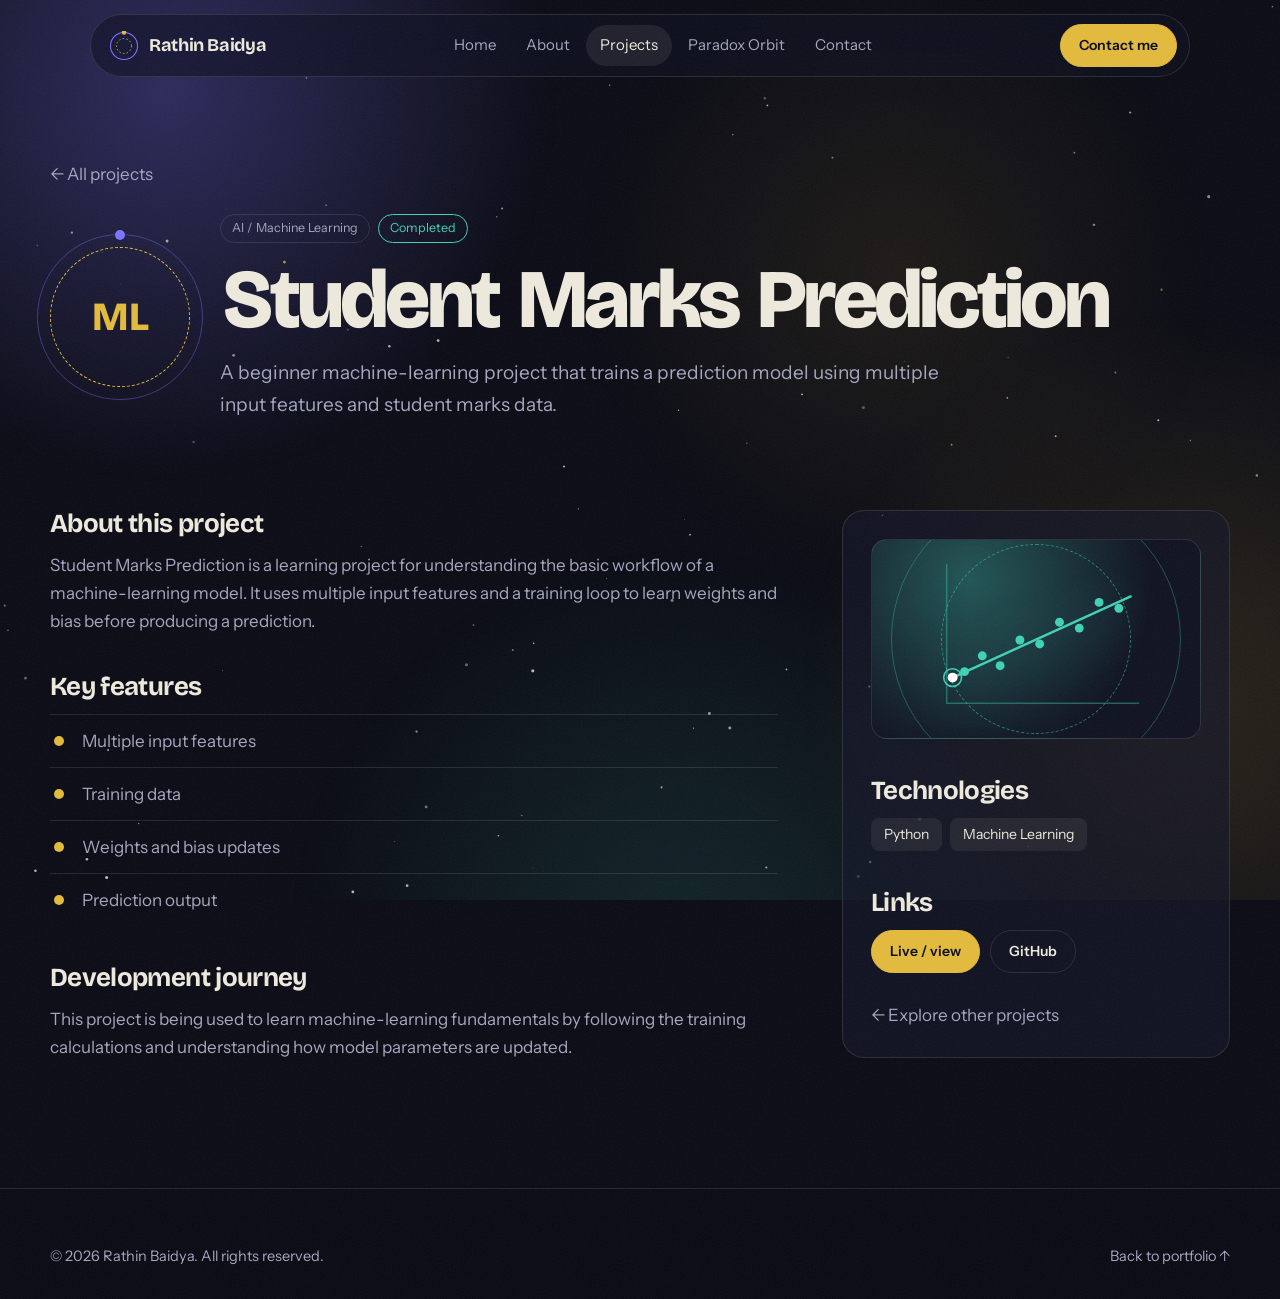
<file: project-details/marks-prediction.html>
<!DOCTYPE html>
<html lang="en" class="inner"><head><meta charset="UTF-8"><meta name="viewport" content="width=device-width, initial-scale=1.0">
<meta name="description" content="A beginner machine-learning project that trains a prediction model using multiple input features and student marks data."><meta name="theme-color" content="#090A13"><title>Student Marks Prediction | Rathin Baidya</title>
<script>document.documentElement.classList.add('js')</script>
<link rel="preconnect" href="https://fonts.googleapis.com"><link rel="preconnect" href="https://fonts.gstatic.com" crossorigin>
<link href="https://fonts.googleapis.com/css2?family=Bricolage+Grotesque:opsz,wght@12..96,400;12..96,500;12..96,600;12..96,700;12..96,800&family=Instrument+Sans:wght@400;500;600&display=swap" rel="stylesheet">
<link rel="stylesheet" href="../css/style.css"></head><body>
<a href="#main" class="skip-link">Skip to content</a><div class="progress" aria-hidden="true"></div><canvas id="stars" aria-hidden="true"></canvas><div class="spotlight" aria-hidden="true"></div>
<header class="nav"><div class="nav-inner">
<a href="../index.html#home" class="brand"><span class="brand-mark"><svg viewBox="0 0 40 40" fill="none" aria-hidden="true"><circle cx="20" cy="20" r="18" stroke="#7B72FF" stroke-width="1.4"/><circle cx="20" cy="20" r="10" stroke="#E2B93B" stroke-width="1.2" stroke-dasharray="2 3"/><circle cx="20" cy="2" r="3" fill="#E2B93B"/></svg></span>Rathin Baidya</a>
<nav class="nav-links" id="navLinks" aria-label="Main"><a href="../index.html#home" class="nav-link">Home</a><a href="../index.html#about" class="nav-link">About</a><a href="../projects.html" class="nav-link on">Projects</a><a href="../index.html#paradox-orbit" class="nav-link">Paradox Orbit</a><a href="../index.html#contact" class="nav-link">Contact</a></nav>
<div class="nav-cta"><a href="../index.html#contact" class="btn btn-primary btn-sm">Contact me</a><button class="hamburger" id="hamburger" aria-label="Toggle menu" aria-expanded="false" aria-controls="navLinks"><span></span><span></span><span></span></button></div>
</div></header>
<main id="main"><section class="page-hero"><div class="wrap"><a class="project-back" href="../projects.html">← All projects</a>
<div class="detail-heading"><div class="detail-icon" aria-hidden="true">ML</div><div>
<div class="meta-row"><span class="project-category">AI / Machine Learning</span><span class="project-status ">Completed</span></div>
<h1>Student Marks Prediction</h1><p>A beginner machine-learning project that trains a prediction model using multiple input features and student marks data.</p></div></div></div></section>
<div class="wrap detail-layout page-main">
<article class="detail-main"><h2>About this project</h2><p>Student Marks Prediction is a learning project for understanding the basic workflow of a machine-learning model. It uses multiple input features and a training loop to learn weights and bias before producing a prediction.</p>
<h2>Key features</h2><ul><li>Multiple input features</li><li>Training data</li><li>Weights and bias updates</li><li>Prediction output</li></ul><h2>Development journey</h2><p>This project is being used to learn machine-learning fundamentals by following the training calculations and understanding how model parameters are updated.</p></article>
<aside class="detail-side"><div class="project-media detail-art" data-art="marks-prediction" data-hue></div><h2>Technologies</h2><div class="detail-tags"><span>Python</span><span>Machine Learning</span></div>
<h2>Links</h2><div class="detail-links"><a class="btn btn-primary btn-sm" href="https://github.com/rathin-1848/prediction-model/tree/main" target="_blank" rel="noopener noreferrer">Live / view</a><a class="btn btn-sm" href="https://github.com/rathin-1848/" target="_blank" rel="noopener noreferrer">GitHub</a></div>
<a class="project-back" style="margin:28px 0 0" href="../projects.html">← Explore other projects</a></aside></div></main>
<footer><div class="wrap"><div class="footer-bottom" style="margin-top:0;border-top:0;padding-top:0"><span>© 2026 Rathin Baidya. All rights reserved.</span><a href="../index.html">Back to portfolio ↑</a></div></div></footer>
<script src="../js/main.js"></script><script src="../js/fx.js"></script><script src="../js/art.js"></script><script src="../js/fx2.js"></script></body></html>
</file>
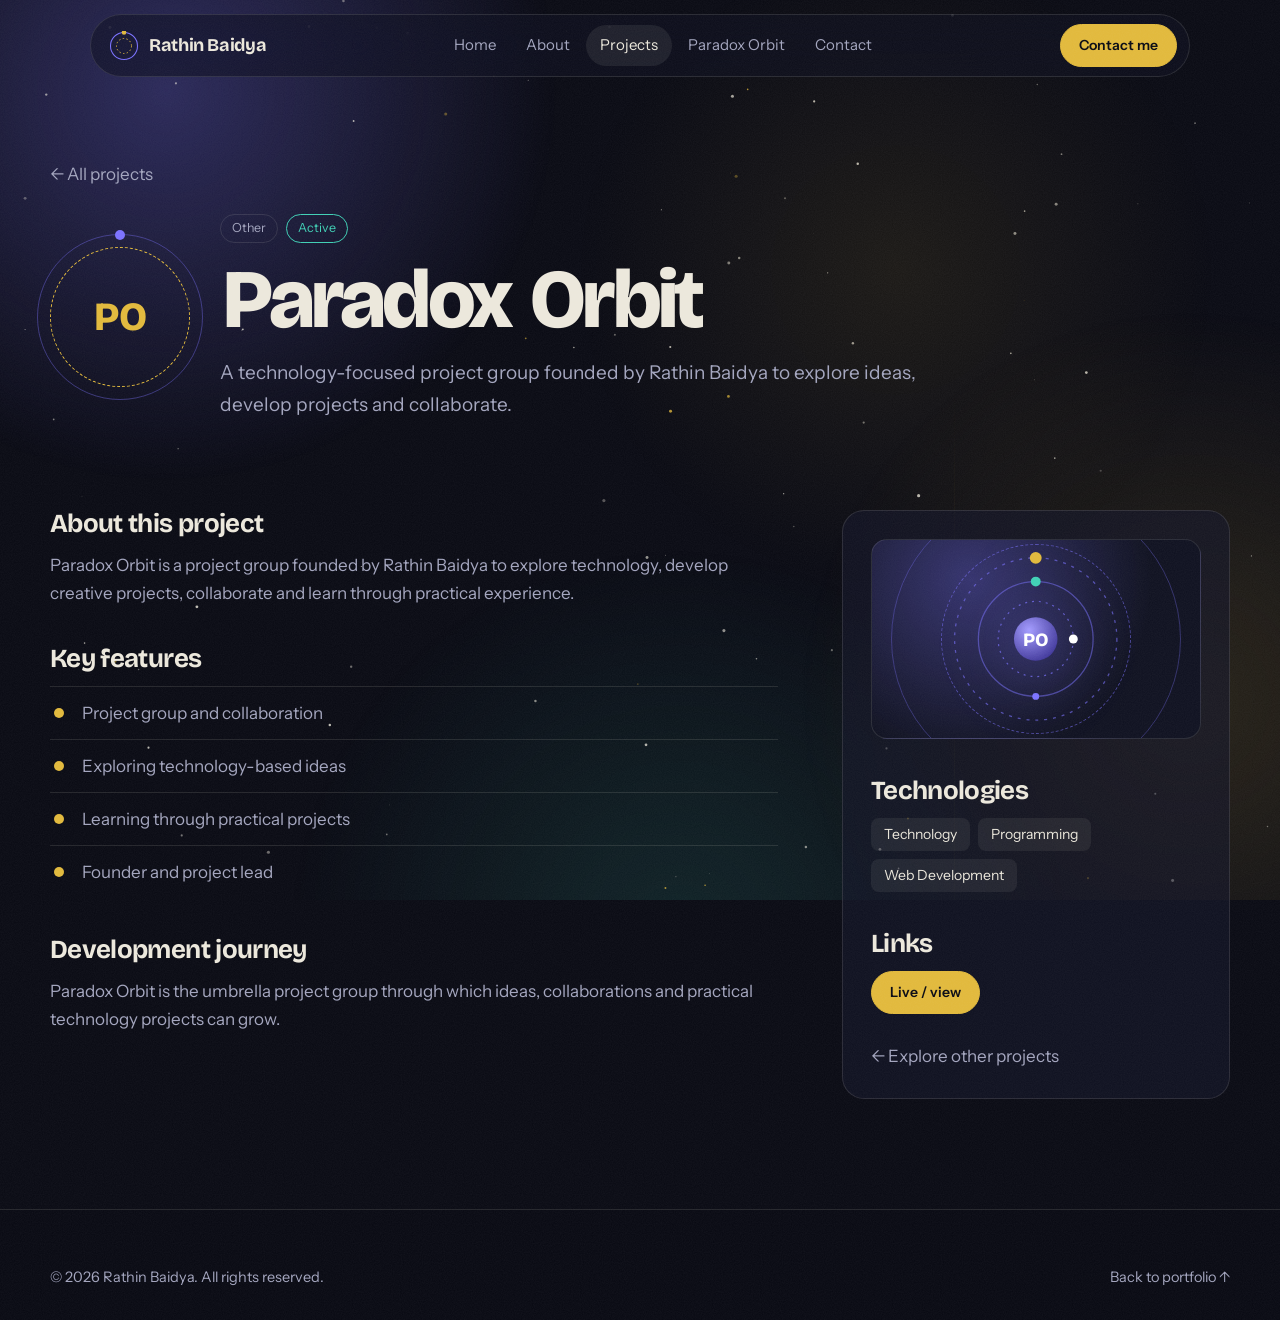
<file: project-details/paradox-orbit.html>
<!DOCTYPE html>
<html lang="en" class="inner"><head><meta charset="UTF-8"><meta name="viewport" content="width=device-width, initial-scale=1.0">
<meta name="description" content="A technology-focused project group founded by Rathin Baidya to explore ideas, develop projects and collaborate."><meta name="theme-color" content="#090A13"><title>Paradox Orbit | Rathin Baidya</title>
<script>document.documentElement.classList.add('js')</script>
<link rel="preconnect" href="https://fonts.googleapis.com"><link rel="preconnect" href="https://fonts.gstatic.com" crossorigin>
<link href="https://fonts.googleapis.com/css2?family=Bricolage+Grotesque:opsz,wght@12..96,400;12..96,500;12..96,600;12..96,700;12..96,800&family=Instrument+Sans:wght@400;500;600&display=swap" rel="stylesheet">
<link rel="stylesheet" href="../css/style.css"></head><body>
<a href="#main" class="skip-link">Skip to content</a><div class="progress" aria-hidden="true"></div><canvas id="stars" aria-hidden="true"></canvas><div class="spotlight" aria-hidden="true"></div>
<header class="nav"><div class="nav-inner">
<a href="../index.html#home" class="brand"><span class="brand-mark"><svg viewBox="0 0 40 40" fill="none" aria-hidden="true"><circle cx="20" cy="20" r="18" stroke="#7B72FF" stroke-width="1.4"/><circle cx="20" cy="20" r="10" stroke="#E2B93B" stroke-width="1.2" stroke-dasharray="2 3"/><circle cx="20" cy="2" r="3" fill="#E2B93B"/></svg></span>Rathin Baidya</a>
<nav class="nav-links" id="navLinks" aria-label="Main"><a href="../index.html#home" class="nav-link">Home</a><a href="../index.html#about" class="nav-link">About</a><a href="../projects.html" class="nav-link on">Projects</a><a href="../index.html#paradox-orbit" class="nav-link">Paradox Orbit</a><a href="../index.html#contact" class="nav-link">Contact</a></nav>
<div class="nav-cta"><a href="../index.html#contact" class="btn btn-primary btn-sm">Contact me</a><button class="hamburger" id="hamburger" aria-label="Toggle menu" aria-expanded="false" aria-controls="navLinks"><span></span><span></span><span></span></button></div>
</div></header>
<main id="main"><section class="page-hero"><div class="wrap"><a class="project-back" href="../projects.html">← All projects</a>
<div class="detail-heading"><div class="detail-icon" aria-hidden="true">PO</div><div>
<div class="meta-row"><span class="project-category">Other</span><span class="project-status ">Active</span></div>
<h1>Paradox Orbit</h1><p>A technology-focused project group founded by Rathin Baidya to explore ideas, develop projects and collaborate.</p></div></div></div></section>
<div class="wrap detail-layout page-main">
<article class="detail-main"><h2>About this project</h2><p>Paradox Orbit is a project group founded by Rathin Baidya to explore technology, develop creative projects, collaborate and learn through practical experience.</p>
<h2>Key features</h2><ul><li>Project group and collaboration</li><li>Exploring technology-based ideas</li><li>Learning through practical projects</li><li>Founder and project lead</li></ul><h2>Development journey</h2><p>Paradox Orbit is the umbrella project group through which ideas, collaborations and practical technology projects can grow.</p></article>
<aside class="detail-side"><div class="project-media detail-art" data-art="paradox-orbit" data-hue></div><h2>Technologies</h2><div class="detail-tags"><span>Technology</span><span>Programming</span><span>Web Development</span></div>
<h2>Links</h2><div class="detail-links"><a class="btn btn-primary btn-sm" href="https://paradoxorbit.infinityfreeapp.com/" target="_blank" rel="noopener noreferrer">Live / view</a></div>
<a class="project-back" style="margin:28px 0 0" href="../projects.html">← Explore other projects</a></aside></div></main>
<footer><div class="wrap"><div class="footer-bottom" style="margin-top:0;border-top:0;padding-top:0"><span>© 2026 Rathin Baidya. All rights reserved.</span><a href="../index.html">Back to portfolio ↑</a></div></div></footer>
<script src="../js/main.js"></script><script src="../js/fx.js"></script><script src="../js/art.js"></script><script src="../js/fx2.js"></script></body></html>
</file>
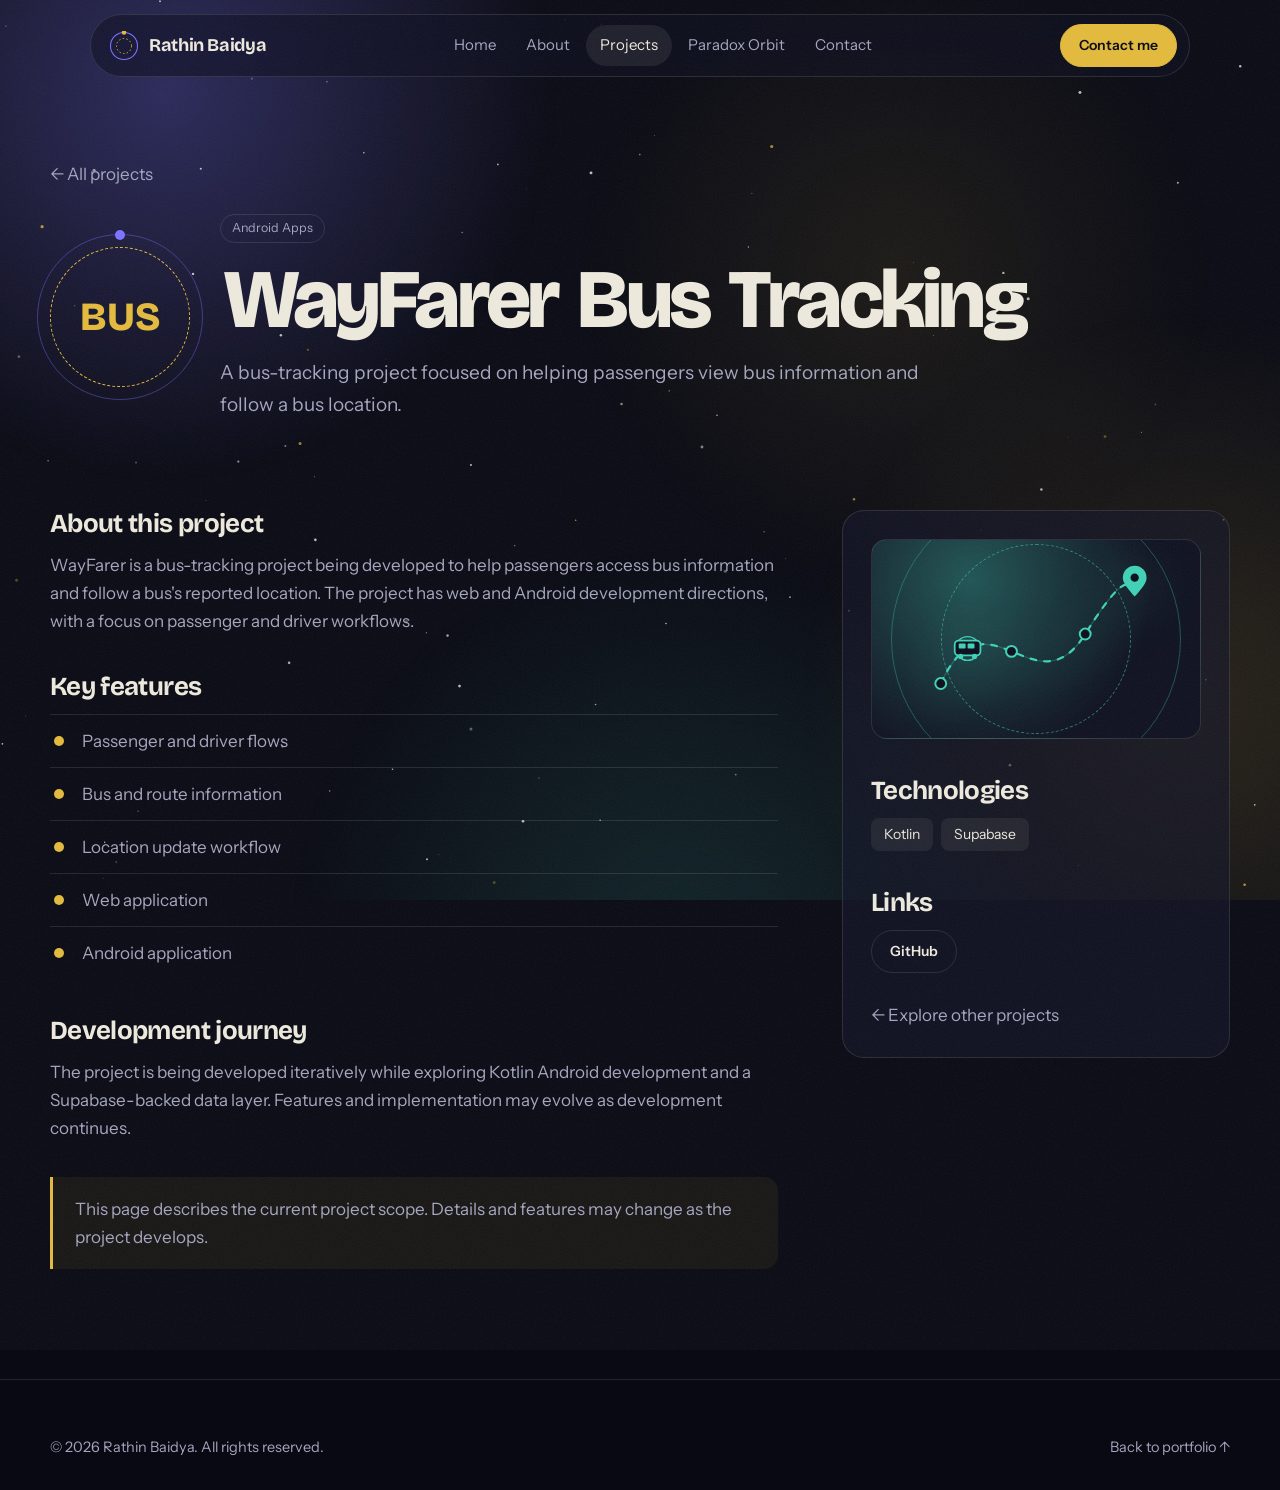
<file: project-details/wayfarer.html>
<!DOCTYPE html>
<html lang="en" class="inner"><head><meta charset="UTF-8"><meta name="viewport" content="width=device-width, initial-scale=1.0">
<meta name="description" content="A bus-tracking project focused on helping passengers view bus information and follow a bus location."><meta name="theme-color" content="#090A13"><title>WayFarer Bus Tracking | Rathin Baidya</title>
<script>document.documentElement.classList.add('js')</script>
<link rel="preconnect" href="https://fonts.googleapis.com"><link rel="preconnect" href="https://fonts.gstatic.com" crossorigin>
<link href="https://fonts.googleapis.com/css2?family=Bricolage+Grotesque:opsz,wght@12..96,400;12..96,500;12..96,600;12..96,700;12..96,800&family=Instrument+Sans:wght@400;500;600&display=swap" rel="stylesheet">
<link rel="stylesheet" href="../css/style.css"></head><body>
<a href="#main" class="skip-link">Skip to content</a><div class="progress" aria-hidden="true"></div><canvas id="stars" aria-hidden="true"></canvas><div class="spotlight" aria-hidden="true"></div>
<header class="nav"><div class="nav-inner">
<a href="../index.html#home" class="brand"><span class="brand-mark"><svg viewBox="0 0 40 40" fill="none" aria-hidden="true"><circle cx="20" cy="20" r="18" stroke="#7B72FF" stroke-width="1.4"/><circle cx="20" cy="20" r="10" stroke="#E2B93B" stroke-width="1.2" stroke-dasharray="2 3"/><circle cx="20" cy="2" r="3" fill="#E2B93B"/></svg></span>Rathin Baidya</a>
<nav class="nav-links" id="navLinks" aria-label="Main"><a href="../index.html#home" class="nav-link">Home</a><a href="../index.html#about" class="nav-link">About</a><a href="../projects.html" class="nav-link on">Projects</a><a href="../index.html#paradox-orbit" class="nav-link">Paradox Orbit</a><a href="../index.html#contact" class="nav-link">Contact</a></nav>
<div class="nav-cta"><a href="../index.html#contact" class="btn btn-primary btn-sm">Contact me</a><button class="hamburger" id="hamburger" aria-label="Toggle menu" aria-expanded="false" aria-controls="navLinks"><span></span><span></span><span></span></button></div>
</div></header>
<main id="main"><section class="page-hero"><div class="wrap"><a class="project-back" href="../projects.html">← All projects</a>
<div class="detail-heading"><div class="detail-icon" aria-hidden="true">BUS</div><div>
<div class="meta-row"><span class="project-category">Android Apps</span><span class="project-status progress">In Development</span></div>
<h1>WayFarer Bus Tracking</h1><p>A bus-tracking project focused on helping passengers view bus information and follow a bus location.</p></div></div></div></section>
<div class="wrap detail-layout page-main">
<article class="detail-main"><h2>About this project</h2><p>WayFarer is a bus-tracking project being developed to help passengers access bus information and follow a bus&#x27;s reported location. The project has web and Android development directions, with a focus on passenger and driver workflows.</p>
<h2>Key features</h2><ul><li>Passenger and driver flows</li><li>Bus and route information</li><li>Location update workflow</li><li>Web application</li><li>Android application</li></ul><h2>Development journey</h2><p>The project is being developed iteratively while exploring Kotlin Android development and a Supabase-backed data layer. Features and implementation may evolve as development continues.</p><div class="project-note">This page describes the current project scope. Details and features may change as the project develops.</div></article>
<aside class="detail-side"><div class="project-media detail-art" data-art="wayfarer" data-hue></div><h2>Technologies</h2><div class="detail-tags"><span>Kotlin</span><span>Supabase</span></div>
<h2>Links</h2><div class="detail-links"><a class="btn btn-sm" href="https://github.com/rathin-1848" target="_blank" rel="noopener noreferrer">GitHub</a></div>
<a class="project-back" style="margin:28px 0 0" href="../projects.html">← Explore other projects</a></aside></div></main>
<footer><div class="wrap"><div class="footer-bottom" style="margin-top:0;border-top:0;padding-top:0"><span>© 2026 Rathin Baidya. All rights reserved.</span><a href="../index.html">Back to portfolio ↑</a></div></div></footer>
<script src="../js/main.js"></script><script src="../js/fx.js"></script><script src="../js/art.js"></script><script src="../js/fx2.js"></script></body></html>
</file>
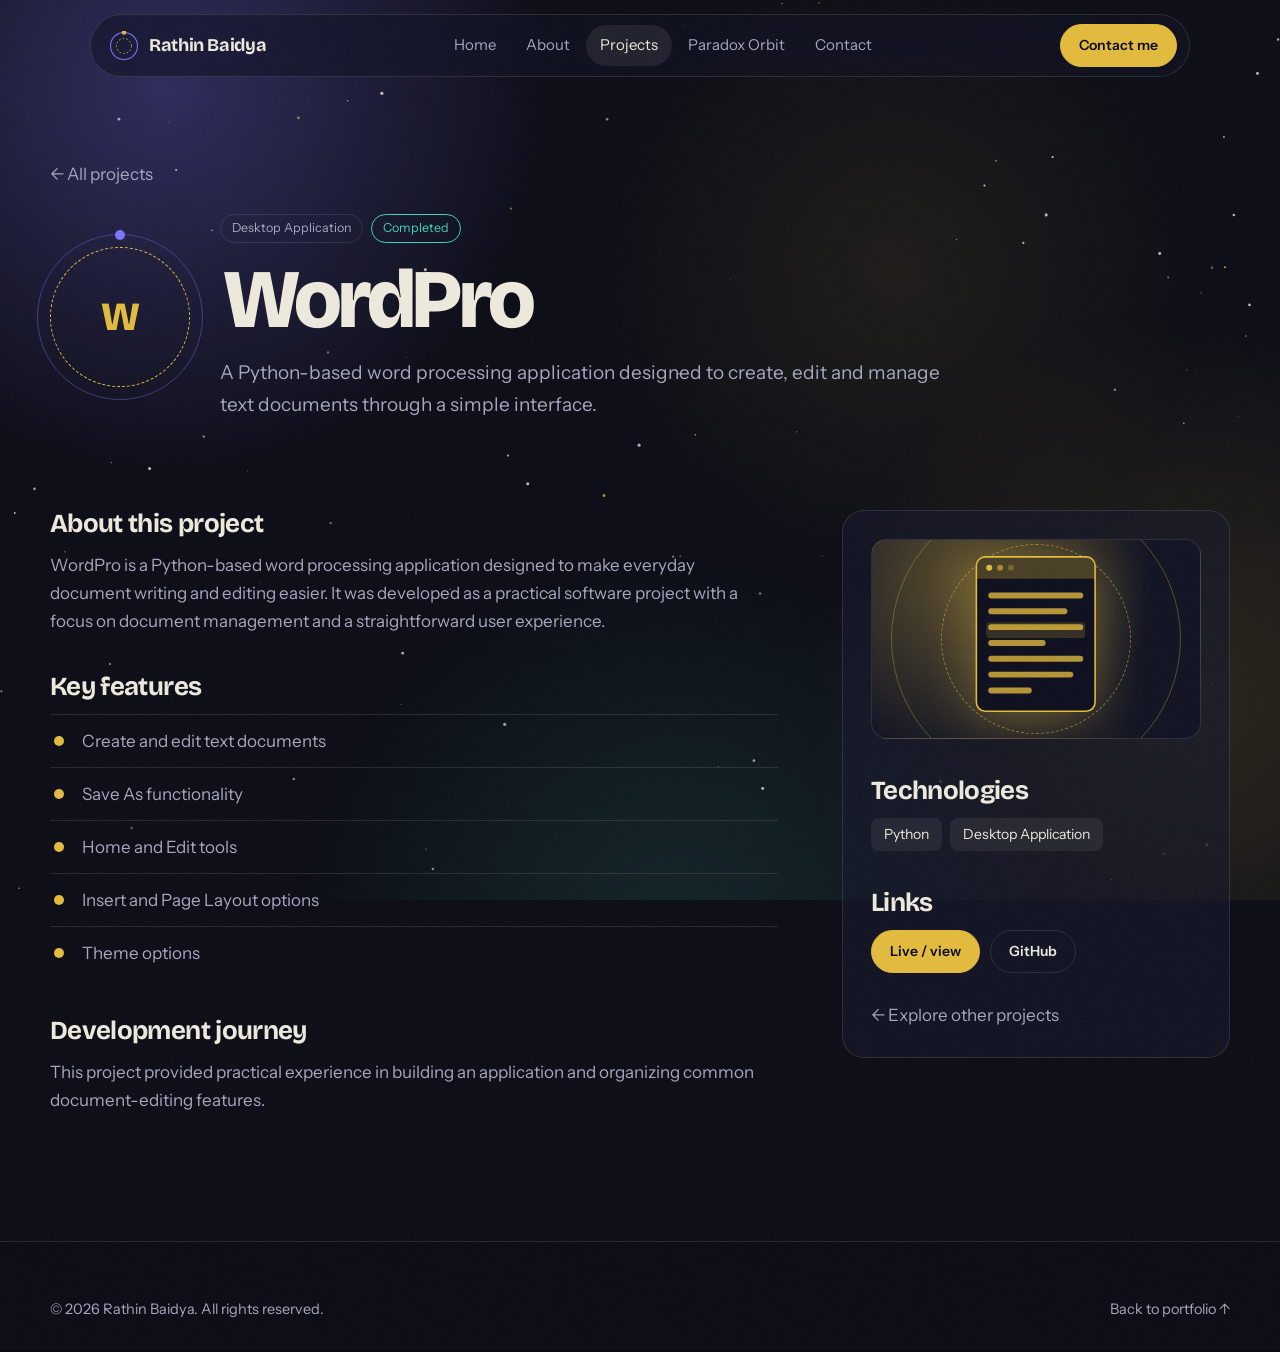
<file: project-details/wordpro.html>
<!DOCTYPE html>
<html lang="en" class="inner"><head><meta charset="UTF-8"><meta name="viewport" content="width=device-width, initial-scale=1.0">
<meta name="description" content="A Python-based word processing application designed to create, edit and manage text documents through a simple interface."><meta name="theme-color" content="#090A13"><title>WordPro | Rathin Baidya</title>
<script>document.documentElement.classList.add('js')</script>
<link rel="preconnect" href="https://fonts.googleapis.com"><link rel="preconnect" href="https://fonts.gstatic.com" crossorigin>
<link href="https://fonts.googleapis.com/css2?family=Bricolage+Grotesque:opsz,wght@12..96,400;12..96,500;12..96,600;12..96,700;12..96,800&family=Instrument+Sans:wght@400;500;600&display=swap" rel="stylesheet">
<link rel="stylesheet" href="../css/style.css"></head><body>
<a href="#main" class="skip-link">Skip to content</a><div class="progress" aria-hidden="true"></div><canvas id="stars" aria-hidden="true"></canvas><div class="spotlight" aria-hidden="true"></div>
<header class="nav"><div class="nav-inner">
<a href="../index.html#home" class="brand"><span class="brand-mark"><svg viewBox="0 0 40 40" fill="none" aria-hidden="true"><circle cx="20" cy="20" r="18" stroke="#7B72FF" stroke-width="1.4"/><circle cx="20" cy="20" r="10" stroke="#E2B93B" stroke-width="1.2" stroke-dasharray="2 3"/><circle cx="20" cy="2" r="3" fill="#E2B93B"/></svg></span>Rathin Baidya</a>
<nav class="nav-links" id="navLinks" aria-label="Main"><a href="../index.html#home" class="nav-link">Home</a><a href="../index.html#about" class="nav-link">About</a><a href="../projects.html" class="nav-link on">Projects</a><a href="../index.html#paradox-orbit" class="nav-link">Paradox Orbit</a><a href="../index.html#contact" class="nav-link">Contact</a></nav>
<div class="nav-cta"><a href="../index.html#contact" class="btn btn-primary btn-sm">Contact me</a><button class="hamburger" id="hamburger" aria-label="Toggle menu" aria-expanded="false" aria-controls="navLinks"><span></span><span></span><span></span></button></div>
</div></header>
<main id="main"><section class="page-hero"><div class="wrap"><a class="project-back" href="../projects.html">← All projects</a>
<div class="detail-heading"><div class="detail-icon" aria-hidden="true">W</div><div>
<div class="meta-row"><span class="project-category">Desktop Application</span><span class="project-status ">Completed</span></div>
<h1>WordPro</h1><p>A Python-based word processing application designed to create, edit and manage text documents through a simple interface.</p></div></div></div></section>
<div class="wrap detail-layout page-main">
<article class="detail-main"><h2>About this project</h2><p>WordPro is a Python-based word processing application designed to make everyday document writing and editing easier. It was developed as a practical software project with a focus on document management and a straightforward user experience.</p>
<h2>Key features</h2><ul><li>Create and edit text documents</li><li>Save As functionality</li><li>Home and Edit tools</li><li>Insert and Page Layout options</li><li>Theme options</li></ul><h2>Development journey</h2><p>This project provided practical experience in building an application and organizing common document-editing features.</p></article>
<aside class="detail-side"><div class="project-media detail-art" data-art="wordpro" data-hue></div><h2>Technologies</h2><div class="detail-tags"><span>Python</span><span>Desktop Application</span></div>
<h2>Links</h2><div class="detail-links"><a class="btn btn-primary btn-sm" href="https://drive.google.com/file/d/121QZrIPEJGKR2x4ruQxMmmSmwyM5atXS/view?usp=sharing" target="_blank" rel="noopener noreferrer">Live / view</a><a class="btn btn-sm" href="https://github.com/rathin-1848" target="_blank" rel="noopener noreferrer">GitHub</a></div>
<a class="project-back" style="margin:28px 0 0" href="../projects.html">← Explore other projects</a></aside></div></main>
<footer><div class="wrap"><div class="footer-bottom" style="margin-top:0;border-top:0;padding-top:0"><span>© 2026 Rathin Baidya. All rights reserved.</span><a href="../index.html">Back to portfolio ↑</a></div></div></footer>
<script src="../js/main.js"></script><script src="../js/fx.js"></script><script src="../js/art.js"></script><script src="../js/fx2.js"></script></body></html>
</file>
<file: css/style.css>
/* ==========================================================
   Rathin Baidya — Portfolio
   Concept: an orbit. Night-indigo sky, mustard-gold (from the
   kurta in the photo) as the one warm light, one paper-coloured
   section for rhythm.
   ========================================================== */
:root{
  --ink:#090A13;
  --ink-2:#0F1120;
  --panel:#14172B;
  --line:rgba(236,232,220,.12);
  --text:#ECE8DC;
  --mute:#A3A5BE;
  --gold:#E2B93B;
  --gold-soft:#F6DE95;
  --violet:#7B72FF;
  --teal:#3FD0B5;
  --paper:#F1EADB;
  --paper-ink:#15162B;
  --radius:22px;
  --ease:cubic-bezier(.2,.8,.2,1);
  --display:"Bricolage Grotesque","Segoe UI",system-ui,sans-serif;
  --body:"Instrument Sans","Segoe UI",system-ui,sans-serif;
}
*,*::before,*::after{box-sizing:border-box}
html{scroll-behavior:smooth;scroll-padding-top:84px}
body{margin:0;background:var(--ink);color:var(--text);font-family:var(--body);font-size:17px;line-height:1.65;-webkit-font-smoothing:antialiased;overflow-x:clip}
img,svg{display:block;max-width:100%}
a{color:inherit;text-decoration:none}
h1,h2,h3,h4{font-family:var(--display);line-height:1.04;margin:0;font-weight:700;letter-spacing:-.025em}
p{margin:0 0 1em}
::selection{background:var(--gold);color:var(--ink)}
:focus-visible{outline:2px solid var(--gold);outline-offset:3px;border-radius:6px}
.wrap{width:min(1180px,100% - 40px);margin-inline:auto}
.skip-link{position:absolute;left:12px;top:-60px;background:var(--gold);color:var(--ink);padding:10px 16px;border-radius:10px;z-index:200;font-weight:600}
.skip-link:focus{top:12px}

/* ---------- background layers ---------- */
#stars{position:fixed;inset:0;width:100%;height:100%;z-index:0;pointer-events:none}
.spotlight{position:fixed;inset:0;z-index:1;pointer-events:none;
  background:radial-gradient(520px circle at var(--mx,70%) var(--my,30%),rgba(226,185,59,.085),transparent 62%)}
.progress{position:fixed;top:0;left:0;height:3px;width:100%;transform-origin:0 50%;transform:scaleX(0);background:linear-gradient(90deg,var(--violet),var(--gold));z-index:120}
main,header,footer,section{position:relative;z-index:2}

/* ---------- nav ---------- */
.nav{position:fixed;top:14px;left:0;right:0;z-index:100;pointer-events:none}
.nav-inner{pointer-events:auto;width:min(1100px,100% - 28px);margin-inline:auto;display:flex;align-items:center;justify-content:space-between;gap:16px;
  padding:9px 12px 9px 18px;border-radius:999px;background:rgba(15,17,32,.62);backdrop-filter:blur(16px) saturate(1.3);-webkit-backdrop-filter:blur(16px) saturate(1.3);border:1px solid var(--line);transition:background .3s}
.brand{display:flex;align-items:center;gap:10px;font-family:var(--display);font-weight:700;font-size:18px;letter-spacing:-.02em}
.brand-mark{width:30px;height:30px}
.brand-mark svg{width:100%;height:100%;animation:spin 14s linear infinite}
.nav-links{display:flex;gap:2px}
.nav-link{padding:8px 14px;border-radius:999px;font-size:15px;color:var(--mute);transition:color .25s,background .25s}
.nav-link:hover,.nav-link.on{color:var(--text);background:rgba(236,232,220,.08)}
.nav-cta{display:flex;align-items:center;gap:8px}
.hamburger{display:none;width:42px;height:42px;border-radius:50%;border:1px solid var(--line);background:transparent;cursor:pointer;position:relative}
.hamburger span{position:absolute;left:12px;right:12px;height:2px;background:var(--text);border-radius:2px;transition:transform .3s var(--ease),opacity .2s}
.hamburger span:nth-child(1){top:15px}.hamburger span:nth-child(2){top:20px}.hamburger span:nth-child(3){top:25px}
.hamburger.active span:nth-child(1){transform:translateY(5px) rotate(45deg)}
.hamburger.active span:nth-child(2){opacity:0}
.hamburger.active span:nth-child(3){transform:translateY(-5px) rotate(-45deg)}

/* ---------- buttons ---------- */
.btn{--bg:transparent;display:inline-flex;align-items:center;justify-content:center;gap:10px;padding:14px 26px;border-radius:999px;font-weight:600;font-size:16px;font-family:var(--body);border:1px solid var(--line);color:var(--text);background:var(--bg);cursor:pointer;position:relative;overflow:hidden;isolation:isolate;transition:transform .35s var(--ease),border-color .3s,color .3s}
.btn::before{content:"";position:absolute;inset:0;background:var(--gold);transform:translateY(101%);transition:transform .45s var(--ease);z-index:-1;border-radius:inherit}
.btn:hover{border-color:var(--gold);color:var(--ink)}
.btn:hover::before{transform:translateY(0)}
.btn-primary{background:var(--gold);color:var(--ink);border-color:var(--gold)}
.btn-primary::before{background:var(--text)}
.btn-primary:hover{border-color:var(--text)}
.btn-sm{padding:9px 18px;font-size:14px}
.btn .arr{display:inline-block;transition:transform .35s var(--ease)}
.btn:hover .arr{transform:translateX(4px)}

/* ---------- hero ---------- */
.hero{min-height:100svh;display:flex;align-items:center;padding:130px 0 70px}
.hero-inner{display:grid;grid-template-columns:1.05fr .95fr;gap:30px;align-items:center}
.pill{display:inline-flex;align-items:center;gap:10px;padding:7px 16px 7px 12px;border:1px solid var(--line);border-radius:999px;font-size:14px;color:var(--mute);background:rgba(20,23,43,.6)}
.pill .dot{width:8px;height:8px;border-radius:50%;background:var(--teal);box-shadow:0 0 0 0 rgba(63,208,181,.6);animation:ping 2.2s infinite}
.hero h1{font-size:clamp(56px,9.4vw,138px);margin:26px 0 22px;letter-spacing:-.045em;font-weight:800;line-height:.92}
.hero h1 .line{display:block;overflow:hidden;padding-bottom:.08em}
.hero h1 .ch{display:inline-block;will-change:transform}
.hero h1 .line:nth-child(2){color:transparent;-webkit-text-stroke:1.5px var(--gold);}
.hero-role{font-family:var(--display);font-size:clamp(19px,2.2vw,26px);font-weight:500;color:var(--gold-soft);letter-spacing:-.01em;margin-bottom:14px}
.hero-desc{max-width:50ch;color:var(--mute);font-size:18px}
.hero-actions{display:flex;flex-wrap:wrap;gap:12px;margin-top:30px}

.orbit{position:relative;width:min(540px,100%);aspect-ratio:1;margin-inline:auto;transform:translate3d(calc(var(--px,0)*14px),calc(var(--py,0)*14px),0);transition:transform .25s ease-out}
.ring{position:absolute;border-radius:50%;border:1px dashed rgba(236,232,220,.22);animation:spin var(--t) linear infinite}
.ring.r1{inset:7%;--t:46s}
.ring.r2{inset:-3%;--t:70s;animation-direction:reverse;border-style:solid;border-color:rgba(123,114,255,.28)}
.ring.r3{inset:19%;--t:30s;border-color:rgba(226,185,59,.4)}
.planet{position:absolute;left:50%;top:0;width:0;height:0;animation:spin var(--t) linear infinite reverse;white-space:nowrap}
.ring.r2 .planet{animation-direction:normal}
.planet span{position:absolute;left:0;top:0;transform:translate(-50%,-50%);display:block;padding:7px 14px;border-radius:999px;background:var(--panel);border:1px solid var(--line);font-size:13.5px;font-weight:600;box-shadow:0 8px 24px rgba(0,0,0,.35)}
.planet.p-gold span{border-color:var(--gold);color:var(--gold-soft)}
.planet.p-vio span{border-color:var(--violet)}
.planet.p-teal span{border-color:var(--teal)}
.planet.b{top:100%}
.portrait{position:absolute;inset:27%;border-radius:50%;padding:7px;background:conic-gradient(from 90deg,var(--gold),var(--violet),var(--teal),var(--gold));animation:spin 18s linear infinite;box-shadow:0 0 90px rgba(226,185,59,.25)}
.portrait .face{width:100%;height:100%;border-radius:50%;overflow:hidden;background:var(--panel);animation:spin 18s linear infinite reverse}
.portrait img{width:100%;height:100%;object-fit:cover;object-position:50% 20%}
.scroll-cue{position:absolute;left:50%;bottom:22px;width:24px;height:40px;border:1.5px solid var(--line);border-radius:14px;transform:translateX(-50%)}
.scroll-cue::after{content:"";position:absolute;left:50%;top:7px;width:3px;height:8px;margin-left:-1.5px;border-radius:2px;background:var(--gold);animation:wheel 1.8s infinite}

/* ---------- marquee ---------- */
.marquee{border-block:1px solid var(--line);background:rgba(15,17,32,.7);overflow:hidden;padding:16px 0}
.marquee-track{display:flex;gap:46px;width:max-content;animation:slide 38s linear infinite}
.marquee:hover .marquee-track{animation-play-state:paused}
.marquee-track span{font-family:var(--display);font-size:clamp(22px,3vw,34px);font-weight:600;letter-spacing:-.02em;color:var(--mute);display:flex;align-items:center;gap:46px;white-space:nowrap}
.marquee-track span::after{content:"";width:9px;height:9px;border-radius:50%;background:var(--gold)}

/* ---------- section scaffolding ---------- */
.section{padding:clamp(80px,12vw,150px) 0}
.section-head{max-width:720px;margin-bottom:56px}
.section-head h2{font-size:clamp(38px,5.6vw,72px)}
.section-head p{color:var(--mute);margin-top:18px;font-size:18px;max-width:52ch}
.reveal{opacity:0;transform:translateY(34px);transition:opacity .9s var(--ease),transform .9s var(--ease);transition-delay:var(--d,0s)}
.reveal.is-visible{opacity:1;transform:none}
html:not(.js) .reveal{opacity:1;transform:none}

/* ---------- about ---------- */
.statement{font-family:var(--display);font-size:clamp(28px,4.4vw,58px);line-height:1.12;font-weight:600;letter-spacing:-.03em;max-width:21em}
.statement .w{color:rgba(236,232,220,.2);transition:color .35s}
.statement .w.lit{color:var(--text)}
html:not(.js) .statement .w{color:var(--text)}
.about-grid{display:grid;grid-template-columns:1.15fr .85fr;gap:clamp(30px,6vw,90px);margin-top:70px;align-items:start}
.about-text p{color:var(--mute);max-width:60ch}
.about-text p strong{color:var(--text);font-weight:600}
.facts{display:grid;gap:0;margin-top:30px;border-top:1px solid var(--line)}
.fact{display:flex;justify-content:space-between;gap:20px;padding:14px 0;border-bottom:1px solid var(--line);font-size:16px}
.fact span:first-child{color:var(--mute)}
.fact span:last-child{text-align:right;font-weight:500}
.founder{position:relative;border:1px solid var(--line);border-radius:var(--radius);padding:34px;background:linear-gradient(160deg,rgba(123,114,255,.16),rgba(20,23,43,.9) 55%);overflow:hidden}
.founder::before{content:"";position:absolute;right:-70px;top:-70px;width:220px;height:220px;border-radius:50%;border:1px dashed rgba(226,185,59,.5);animation:spin 26s linear infinite}
.founder::after{content:"";position:absolute;right:20px;top:20px;width:10px;height:10px;border-radius:50%;background:var(--gold);box-shadow:0 0 18px var(--gold)}
.founder .tag{display:inline-block;font-size:13px;padding:4px 12px;border-radius:999px;border:1px solid var(--gold);color:var(--gold-soft);margin-bottom:18px}
.founder h3{font-size:34px;margin-bottom:12px}
.founder p{color:var(--mute);margin:0}

/* ---------- skills ---------- */
.skills-wrap{display:grid;grid-template-columns:repeat(3,1fr);gap:20px}
.skill-card{border:1px solid var(--line);border-radius:var(--radius);padding:30px 28px 22px;background:rgba(20,23,43,.55);position:relative;overflow:hidden;transition:border-color .4s,transform .5s var(--ease)}
.skill-card::before{content:"";position:absolute;inset:0;background:radial-gradient(380px circle at var(--cx,50%) var(--cy,0%),rgba(226,185,59,.13),transparent 60%);opacity:0;transition:opacity .4s}
.skill-card:hover{border-color:rgba(226,185,59,.5)}
.skill-card:hover::before{opacity:1}
.skill-card h3{font-size:25px;margin-bottom:18px;position:relative}
.skill-item{position:relative;display:flex;justify-content:space-between;align-items:center;gap:12px;padding:12px 0;border-top:1px solid var(--line);font-size:16px}
.badge{font-size:12.5px;padding:3px 11px;border-radius:999px;border:1px solid var(--line);color:var(--mute);white-space:nowrap}
.badge.core{border-color:rgba(226,185,59,.6);color:var(--gold-soft)}
.badge.learning{border-style:dashed}
.badge.daily{background:var(--gold);border-color:var(--gold);color:var(--ink);font-weight:600}

/* ---------- projects ---------- */
.project-grid{display:grid;grid-template-columns:repeat(3,1fr);gap:22px;perspective:1200px}
.project-card{--hue:var(--gold);position:relative;border:1px solid var(--line);border-radius:var(--radius);background:var(--panel);overflow:hidden;display:flex;flex-direction:column;transform-style:preserve-3d;transition:transform .25s ease-out,border-color .4s,box-shadow .4s}
.project-card:hover{border-color:var(--hue);box-shadow:0 30px 70px -30px var(--hue)}
.project-card.m2{--hue:var(--violet)}.project-card.m3{--hue:var(--teal)}
.project-media{position:relative;height:210px;overflow:hidden;display:grid;place-items:center;background:radial-gradient(circle at 30% 20%,color-mix(in srgb,var(--hue) 35%,transparent),transparent 65%),var(--ink-2)}
.project-media::before,.project-media::after{content:"";position:absolute;border-radius:50%;border:1px solid color-mix(in srgb,var(--hue) 55%,transparent);animation:spin 20s linear infinite}
.project-media::before{width:190px;height:190px;border-style:dashed}
.project-media::after{width:290px;height:290px;animation-duration:34s;animation-direction:reverse;opacity:.6}
.project-symbol{position:relative;z-index:1;font-family:var(--display);font-weight:800;font-size:70px;letter-spacing:-.05em;color:transparent;-webkit-text-stroke:1.5px var(--hue);transition:color .4s,transform .5s var(--ease)}
.project-card:hover .project-symbol{color:var(--hue);transform:scale(1.08) rotate(-3deg)}
.project-body{padding:26px 26px 28px;display:flex;flex-direction:column;flex:1;transform:translateZ(30px)}
.meta-row{display:flex;flex-wrap:wrap;gap:8px;margin-bottom:14px}
.project-status,.project-category{font-size:12.5px;padding:3px 11px;border-radius:999px;border:1px solid var(--line);color:var(--mute)}
.project-status{border-color:var(--teal);color:var(--teal)}
.project-status.progress{border-color:var(--gold);color:var(--gold-soft)}
.project-card h3{font-size:27px;margin-bottom:10px}
.project-card p{color:var(--mute);font-size:16px}
.tech-row{display:flex;flex-wrap:wrap;gap:7px;margin:auto 0 20px;padding-top:6px}
.tech-pill{font-size:13px;padding:4px 12px;border-radius:8px;background:rgba(236,232,220,.07)}
.project-actions{display:flex;gap:10px;flex-wrap:wrap}
.center{text-align:center;margin-top:48px}

/* ---------- paradox orbit ---------- */
.orbit-section{overflow:hidden;background:linear-gradient(180deg,transparent,rgba(123,114,255,.1) 40%,transparent)}
.po-grid{display:grid;grid-template-columns:.9fr 1.1fr;gap:clamp(30px,6vw,80px);align-items:center}
.po-mark{position:relative;width:min(430px,100%);aspect-ratio:1;margin-inline:auto;display:grid;place-items:center}
.po-mark .ring{border-color:rgba(236,232,220,.2)}
.po-mark .ring.r1{inset:0}.po-mark .ring.r2{inset:15%;border-color:rgba(123,114,255,.45)}.po-mark .ring.r3{inset:31%}
.po-mark .sat{position:absolute;left:50%;top:0;width:14px;height:14px;margin:-7px 0 0 -7px;border-radius:50%;background:var(--gold);box-shadow:0 0 22px var(--gold)}
.po-mark .ring.r2 .sat{background:var(--violet);box-shadow:0 0 22px var(--violet)}
.po-mark .ring.r3 .sat{background:var(--teal);box-shadow:0 0 22px var(--teal)}
.po-core{width:36%;aspect-ratio:1;border-radius:50%;display:grid;place-items:center;background:radial-gradient(circle at 32% 28%,#9a90ff,#3a3194 70%);font-family:var(--display);font-weight:800;font-size:clamp(28px,4vw,46px);letter-spacing:-.04em;box-shadow:0 0 80px rgba(123,114,255,.5);animation:breathe 5s ease-in-out infinite}
.po-copy h2{font-size:clamp(42px,6vw,82px)}
.po-copy .sub{font-family:var(--display);font-size:clamp(20px,2.4vw,27px);color:var(--gold-soft);margin:18px 0 20px;font-weight:500;letter-spacing:-.015em}
.po-copy p{color:var(--mute);max-width:54ch}
.principles{display:grid;grid-template-columns:repeat(3,1fr);gap:14px;margin:34px 0}
.principle{border-top:2px solid var(--gold);padding-top:14px}
.principle h3{font-size:21px;margin-bottom:6px}
.principle p{font-size:15px;margin:0;color:var(--mute)}

/* ---------- goal timeline ---------- */
.goal-grid{display:grid;grid-template-columns:.85fr 1.15fr;gap:clamp(30px,6vw,90px);align-items:start}
.goal-text{position:sticky;top:120px}
.goal-text h2{font-size:clamp(40px,5.4vw,70px);margin-bottom:22px}
.goal-text p{color:var(--mute)}
.timeline{position:relative;padding-left:46px}
.timeline-track{position:absolute;left:11px;top:10px;bottom:10px;width:2px;background:var(--line)}
.timeline-fill{position:absolute;left:0;top:0;width:100%;height:var(--fill,0%);background:linear-gradient(var(--violet),var(--gold));box-shadow:0 0 14px var(--gold)}
.tl-item{position:relative;padding:0 0 46px;opacity:.38;transition:opacity .5s}
.tl-item:last-child{padding-bottom:0}
.tl-item.on{opacity:1}
.tl-item .node{position:absolute;left:-46px;top:6px;width:24px;height:24px;border-radius:50%;background:var(--ink);border:2px solid var(--line);transition:border-color .4s,background .4s,box-shadow .4s}
.tl-item.on .node{border-color:var(--gold);background:var(--gold);box-shadow:0 0 0 7px rgba(226,185,59,.18)}
.tl-item h3{font-size:clamp(28px,3.4vw,42px);margin-bottom:6px}
.tl-item p{color:var(--mute);margin:0;max-width:44ch}

/* ---------- vision (paper) ---------- */
.vision{background:var(--paper);color:var(--paper-ink);text-align:center;position:relative;overflow:hidden}
.vision::before{content:"";position:absolute;left:50%;top:50%;width:min(1100px,130vw);aspect-ratio:1;transform:translate(-50%,-50%);border-radius:50%;border:1px dashed rgba(21,22,43,.22);animation:spin 80s linear infinite}
.vision::after{content:"";position:absolute;left:50%;top:50%;width:min(760px,95vw);aspect-ratio:1;transform:translate(-50%,-50%);border-radius:50%;border:1px solid rgba(21,22,43,.1);animation:spin 55s linear infinite reverse}
.vision .wrap{position:relative;z-index:1;max-width:880px}
.vision h2{font-size:clamp(34px,4.6vw,56px)}
.vision .lead{font-size:clamp(19px,2vw,23px);color:#3b3c58;margin-top:22px}
.vision-quote{margin:56px auto 0;font-family:var(--display);font-weight:800;font-size:clamp(32px,6vw,76px);line-height:1;letter-spacing:-.04em}
.vision-quote span{display:block}
.vision-quote span:nth-child(2){-webkit-text-stroke:1.5px var(--paper-ink);color:transparent}
.vision-quote span:nth-child(3){background:linear-gradient(transparent 62%,var(--gold) 62% 92%,transparent 92%);display:inline-block}

/* ---------- contact ---------- */
.contact-big{display:block;font-family:var(--display);font-weight:800;font-size:clamp(22px,5.2vw,68px);letter-spacing:-.04em;line-height:1.05;margin:6px 0 46px;overflow-wrap:anywhere;position:relative;width:fit-content;max-width:100%}
.contact-big::after{content:"";position:absolute;left:0;bottom:-8px;height:4px;width:100%;background:var(--gold);transform:scaleX(0);transform-origin:0 50%;transition:transform .6s var(--ease)}
.contact-big:hover::after{transform:scaleX(1)}
.contact-lead{max-width:56ch;color:var(--mute);font-size:19px}
.social-list{display:grid;grid-template-columns:repeat(3,1fr);gap:16px}
.social-item{display:flex;align-items:center;gap:16px;padding:20px 22px;border:1px solid var(--line);border-radius:var(--radius);background:rgba(20,23,43,.55);transition:transform .4s var(--ease),border-color .3s,background .3s}
.social-item:hover{transform:translateY(-6px);border-color:var(--gold);background:rgba(226,185,59,.08)}
.social-item .ico{width:46px;height:46px;border-radius:50%;border:1px solid var(--line);display:grid;place-items:center;flex:none}
.social-item .ico svg{width:22px;height:22px;stroke:var(--gold)}
.social-item .lbl{display:block;font-size:13.5px;color:var(--mute);line-height:1.3}
.social-item .val{display:block;font-weight:600;word-break:break-word;line-height:1.35}

/* ---------- footer ---------- */
footer{border-top:1px solid var(--line);padding:56px 0 30px;background:rgba(9,10,19,.85)}
.footer-inner{display:flex;flex-wrap:wrap;justify-content:space-between;gap:28px;align-items:flex-end}
.footer-brand h3{font-size:34px}
.footer-brand .tag{color:var(--mute);margin-top:6px}
.footer-links{display:flex;flex-wrap:wrap;gap:6px 22px;color:var(--mute)}
.footer-links a:hover{color:var(--gold)}
.footer-bottom{display:flex;flex-wrap:wrap;justify-content:space-between;gap:10px;margin-top:40px;padding-top:22px;border-top:1px solid var(--line);color:var(--mute);font-size:14.5px}
.footer-bottom a:hover{color:var(--gold)}

/* ---------- inner pages ---------- */
.page-hero{padding:160px 0 50px}
.page-hero h1{font-size:clamp(46px,8vw,112px);letter-spacing:-.045em;font-weight:800}
.page-hero p{color:var(--mute);max-width:56ch;font-size:19px;margin-top:20px}
.project-tools{display:grid;gap:18px;margin-bottom:34px}
.project-search{width:100%;max-width:560px;padding:15px 22px;border-radius:999px;border:1px solid var(--line);background:rgba(20,23,43,.7);color:var(--text);font:inherit;transition:border-color .3s}
.project-search::placeholder{color:#7f8199}
.project-search:focus{outline:none;border-color:var(--gold)}
.project-filters{display:flex;flex-wrap:wrap;gap:8px}
.project-filter{padding:8px 18px;border-radius:999px;border:1px solid var(--line);background:transparent;color:var(--mute);font:inherit;font-size:15px;cursor:pointer;transition:all .3s}
.project-filter:hover{color:var(--text);border-color:var(--mute)}
.project-filter.active{background:var(--gold);color:var(--ink);border-color:var(--gold);font-weight:600}
.project-count{color:var(--mute);font-size:15px}
.project-empty{grid-column:1/-1;padding:60px 20px;text-align:center;border:1px dashed var(--line);border-radius:var(--radius);color:var(--mute)}
.page-main{padding-bottom:110px}

.project-back{display:inline-flex;gap:8px;color:var(--mute);margin-bottom:26px;transition:color .3s,transform .3s}
.project-back:hover{color:var(--gold);transform:translateX(-4px)}
.detail-heading{display:flex;gap:30px;align-items:center;flex-wrap:wrap}
.detail-icon{width:140px;height:140px;border-radius:50%;display:grid;place-items:center;border:1px dashed var(--gold);font-family:var(--display);font-weight:800;font-size:40px;color:var(--gold);position:relative;flex:none}
.detail-icon::after{content:"";position:absolute;inset:-14px;border-radius:50%;border:1px solid rgba(123,114,255,.4);animation:spin 18s linear infinite}
.detail-icon::before{content:"";position:absolute;left:50%;top:-18px;width:10px;height:10px;margin-left:-5px;border-radius:50%;background:var(--violet)}
.detail-heading h1{font-size:clamp(40px,6.5vw,86px);font-weight:800;letter-spacing:-.045em;margin:8px 0 14px}
.detail-heading p{color:var(--mute);max-width:56ch;font-size:19px;margin:14px 0 0}
.detail-layout{display:grid;grid-template-columns:1.5fr .8fr;gap:clamp(30px,5vw,70px);align-items:start;margin-top:40px}
.detail-main h2,.detail-side h2{font-size:26px;margin:38px 0 14px}
.detail-main h2:first-child,.detail-side h2:first-child{margin-top:0}
.detail-main p,.detail-main li{color:var(--mute)}
.detail-main ul{list-style:none;padding:0;margin:0}
.detail-main li{padding:12px 0 12px 32px;border-top:1px solid var(--line);position:relative}
.detail-main li::before{content:"";position:absolute;left:4px;top:21px;width:10px;height:10px;border-radius:50%;background:var(--gold)}
.project-note{margin-top:34px;padding:18px 22px;border-left:3px solid var(--gold);background:rgba(226,185,59,.07);border-radius:0 14px 14px 0;color:var(--mute)}
.detail-side{position:sticky;top:110px;border:1px solid var(--line);border-radius:var(--radius);padding:28px;background:rgba(20,23,43,.6)}
.detail-tags{display:flex;flex-wrap:wrap;gap:8px}
.detail-tags span{padding:5px 13px;border-radius:8px;background:rgba(236,232,220,.07);font-size:14px}
.detail-links{display:flex;flex-wrap:wrap;gap:10px}

/* ---------- keyframes ---------- */
@keyframes spin{to{transform:rotate(360deg)}}
@keyframes slide{to{transform:translateX(-50%)}}
@keyframes ping{70%{box-shadow:0 0 0 10px rgba(63,208,181,0)}100%{box-shadow:0 0 0 0 rgba(63,208,181,0)}}
@keyframes wheel{0%{opacity:0;transform:translateY(0)}30%{opacity:1}100%{opacity:0;transform:translateY(14px)}}
@keyframes breathe{50%{transform:scale(1.07)}}
@keyframes rise{from{transform:translateY(112%) rotate(5deg)}to{transform:none}}
@keyframes fadeUp{from{opacity:0;transform:translateY(22px)}to{opacity:1;transform:none}}
@keyframes pop{from{opacity:0;scale:.6}to{opacity:1;scale:1}}

/* hero entrance: one orchestrated moment */
html.js .hero h1 .ch{transform:translateY(112%) rotate(5deg);animation:rise .95s var(--ease) forwards;animation-delay:calc(.15s + var(--i)*.045s)}
html.js .hero .pill,html.js .hero-role,html.js .hero-desc,html.js .hero-actions{opacity:0;animation:fadeUp .9s var(--ease) forwards}
html.js .hero .pill{animation-delay:.05s}
html.js .hero-role{animation-delay:.95s}
html.js .hero-desc{animation-delay:1.1s}
html.js .hero-actions{animation-delay:1.25s}
html.js .orbit{opacity:0;animation:pop 1.3s var(--ease) .35s forwards}

/* ---------- responsive ---------- */
@media (max-width:980px){
  .hero-inner,.about-grid,.po-grid,.goal-grid,.detail-layout{grid-template-columns:1fr}
  .hero{padding-top:120px}
  .orbit{width:min(440px,92%);margin-top:20px}
  .skills-wrap,.project-grid{grid-template-columns:1fr 1fr}
  .social-list{grid-template-columns:1fr}
  .goal-text,.detail-side{position:static}
  .nav-links{position:absolute;top:calc(100% + 10px);left:0;right:0;flex-direction:column;padding:12px;border-radius:24px;background:rgba(15,17,32,.96);border:1px solid var(--line);display:none;pointer-events:auto}
  .nav-links.active{display:flex}
  .nav-link{padding:13px 16px}
  .hamburger{display:block}
  .nav-cta .btn{display:none}
  .nav-inner{position:relative}
}
@media (max-width:660px){
  body{font-size:16px}
  .skills-wrap,.project-grid,.principles{grid-template-columns:1fr}
  .hero h1{font-size:clamp(50px,16vw,80px)}
  .planet span{font-size:12px;padding:5px 10px}
  .founder{padding:26px}
  .detail-icon{width:104px;height:104px;font-size:30px}
  .scroll-cue{display:none}
}
@media (prefers-reduced-motion:reduce){
  *,*::before,*::after{animation-duration:.001ms!important;animation-iteration-count:1!important;transition-duration:.001ms!important}
  html{scroll-behavior:auto}
  .reveal{opacity:1;transform:none}
  html.js .hero h1 .ch{transform:none}
  html.js .hero .pill,html.js .hero-role,html.js .hero-desc,html.js .hero-actions,html.js .orbit{opacity:1}
  .marquee-track{animation:none}
  .statement .w{color:var(--text)}
}

/* =====================================================
   MORE MOTION (round 2)
   ===================================================== */
/* loader */
.loader{position:fixed;inset:0;z-index:300;background:var(--ink);display:grid;place-items:center;border-radius:0 0 50% 50%/0 0 9vh 9vh;transition:transform 1s cubic-bezier(.75,0,.2,1)}
.loader.out{transform:translateY(-104%)}
html:not(.js) .loader{display:none}
.loader-box{text-align:center;display:grid;gap:22px;justify-items:center}
.loader-orbit{position:relative;width:132px;height:132px}
.loader-orbit i{position:absolute;border-radius:50%;border:1.5px solid var(--gold);border-top-color:transparent;animation:spin 1.1s linear infinite}
.loader-orbit i:nth-child(1){inset:0}
.loader-orbit i:nth-child(2){inset:18px;border-color:var(--violet);border-bottom-color:transparent;animation-duration:1.7s;animation-direction:reverse}
.loader-orbit i:nth-child(3){inset:38px;border-color:var(--teal);border-right-color:transparent;animation-duration:.8s}
.loader-orbit b{position:absolute;inset:56px;border-radius:50%;background:var(--gold);box-shadow:0 0 40px var(--gold);animation:breathe 1.2s ease-in-out infinite}
.loader-name{font-family:var(--display);font-weight:700;font-size:22px;letter-spacing:-.02em;overflow:hidden}
.loader-name span{display:inline-block;animation:rise .8s var(--ease) both;animation-delay:calc(var(--i)*.04s + .1s)}
.loader-pct{font-family:var(--display);font-size:14px;color:var(--mute);font-variant-numeric:tabular-nums;letter-spacing:.04em}
html.js:not(.loaded) .hero h1 .ch,html.js:not(.loaded) .hero .pill,html.js:not(.loaded) .hero-role,html.js:not(.loaded) .typer,html.js:not(.loaded) .hero-desc,html.js:not(.loaded) .hero-actions,html.js:not(.loaded) .orbit{animation:none}
html.js:not(.loaded) body{overflow:hidden}

/* hero extras */
.typer{margin:-2px 0 16px;font-size:clamp(17px,1.9vw,21px);color:var(--text);min-height:1.6em}
.typer #typer{color:var(--teal);font-weight:600}
.typer i{display:inline-block;width:2px;height:1.05em;margin-left:3px;vertical-align:-.15em;background:var(--gold);animation:blink 1s steps(1) infinite}
html.js .typer{opacity:0;animation:fadeUp .9s var(--ease) 1.02s forwards}
html.js.loaded .hero h1 .line:nth-child(2) .ch{
  background:linear-gradient(var(--gold),var(--gold)) no-repeat 0 100%;background-size:100% 0%;-webkit-background-clip:text;background-clip:text;
  animation:rise .95s var(--ease) calc(.15s + var(--i)*.045s) forwards,wave 4.5s ease-in-out calc(2.4s + var(--i)*.11s) infinite}
.snip{position:absolute;z-index:3;padding:9px 14px;border-radius:12px;background:rgba(20,23,43,.85);border:1px solid var(--line);font:500 13px/1.3 ui-monospace,SFMono-Regular,Menlo,Consolas,monospace;color:var(--mute);backdrop-filter:blur(8px);animation:float 6s ease-in-out infinite;box-shadow:0 14px 34px rgba(0,0,0,.4);white-space:nowrap}
.snip b{color:var(--gold-soft);font-weight:500}.snip em{color:var(--teal);font-style:normal}
.snip.s1{left:-6%;top:12%}.snip.s2{right:-5%;bottom:20%;animation-delay:-2s}.snip.s3{left:2%;bottom:5%;animation-delay:-4s}
.portrait{animation:spin 18s linear infinite,glow 4s ease-in-out infinite}
.comet{position:absolute;left:50%;top:0;width:90px;height:3px;margin:-1.5px 0 0 -90px;background:linear-gradient(90deg,transparent,var(--gold));border-radius:3px;box-shadow:0 0 14px var(--gold)}

/* shooting stars */
.shoot{position:fixed;z-index:1;top:var(--y);left:var(--x);width:140px;height:2px;background:linear-gradient(90deg,transparent,#fff);border-radius:2px;opacity:0;transform:rotate(28deg);pointer-events:none;animation:shoot 1.3s ease-out var(--dl) infinite;filter:drop-shadow(0 0 6px rgba(226,185,59,.8))}

/* cursor ring */
.cursor{position:fixed;left:0;top:0;width:36px;height:36px;margin:-18px 0 0 -18px;border:1.5px solid var(--gold);border-radius:50%;z-index:250;pointer-events:none;opacity:0;transition:width .3s var(--ease),height .3s var(--ease),margin .3s var(--ease),background .3s,opacity .3s}
.cursor.show{opacity:.9}
.cursor.big{width:70px;height:70px;margin:-35px 0 0 -35px;background:rgba(226,185,59,.14)}
.cursor-dot{position:fixed;left:0;top:0;width:6px;height:6px;margin:-3px 0 0 -3px;border-radius:50%;background:var(--gold);z-index:251;pointer-events:none;opacity:0}
.cursor-dot.show{opacity:1}
.btn{will-change:transform}

/* heading word reveal */
.hw{display:inline-block;overflow:hidden;vertical-align:bottom;padding:0 .04em .14em;margin-bottom:-.14em}
.hw>span{display:inline-block;transform:translateY(112%) rotate(4deg);transition:transform 1s var(--ease) calc(var(--i)*.09s)}
.reveal.is-visible .hw>span,.is-visible .hw>span{transform:none}
html:not(.js) .hw>span{transform:none}

/* stats */
.stats{display:grid;grid-template-columns:repeat(3,1fr);gap:20px;margin-top:80px;border-top:1px solid var(--line)}
.stat{padding:34px 0 0}
.stat .n{font-family:var(--display);font-weight:800;font-size:clamp(54px,8vw,112px);letter-spacing:-.05em;line-height:1;color:transparent;-webkit-text-stroke:1.5px var(--gold);font-variant-numeric:tabular-nums}
.stat .n sup{font-size:.4em;vertical-align:top;margin-left:2px;-webkit-text-stroke:1.5px var(--gold)}
.stat p{color:var(--mute);margin:10px 0 0;max-width:24ch}

/* staggered skills */
.skill-item{transition:opacity .7s var(--ease),transform .7s var(--ease),padding-left .3s}
html.js .skill-card .skill-item{opacity:0;transform:translateX(-18px)}
html.js .skill-card.is-visible .skill-item{opacity:1;transform:none}
.skill-card.is-visible .skill-item:nth-of-type(1){transition-delay:.25s}
.skill-card.is-visible .skill-item:nth-of-type(2){transition-delay:.35s}
.skill-card.is-visible .skill-item:nth-of-type(3){transition-delay:.45s}
.skill-card.is-visible .skill-item:nth-of-type(4){transition-delay:.55s}
.skill-card.is-visible .skill-item:nth-of-type(5){transition-delay:.65s}
.skill-card.is-visible .skill-item:nth-of-type(6){transition-delay:.75s}
.skill-card .skill-item:hover{padding-left:10px;transition-delay:0s}
.badge{transition:transform .3s var(--ease),background .3s}
.skill-item:hover .badge{transform:scale(1.12)}

/* project card shine */
.project-card::after{content:"";position:absolute;inset:0;background:linear-gradient(115deg,transparent 35%,rgba(255,255,255,.1) 48%,transparent 62%);transform:translateX(-120%);pointer-events:none;z-index:3}
.project-card:hover::after{transform:translateX(120%);transition:transform 1s var(--ease)}

/* vision quote */
html.js .vision-quote span{clip-path:inset(0 100% 0 0);transition:clip-path 1.2s cubic-bezier(.7,0,.2,1)}
html.js .vision-quote.is-visible span{clip-path:inset(-10% -2% -10% 0)}
.vision-quote.is-visible span:nth-child(2){transition-delay:.45s}
.vision-quote.is-visible span:nth-child(3){transition-delay:.9s}
.vision-quote span:nth-child(3){background-size:0% 100%;background-repeat:no-repeat;background-image:linear-gradient(transparent 62%,var(--gold) 62% 92%,transparent 92%);background-color:transparent}
.vision-quote.is-visible span:nth-child(3){animation:hl 1s var(--ease) 1.6s forwards}
.vision-quote span:nth-child(3){background:none;background-image:linear-gradient(transparent 62%,var(--gold) 62% 92%,transparent 92%);background-repeat:no-repeat;background-size:0% 100%}

/* principles line draw + po */
.principle{border-top:0;position:relative}
.principle::before{content:"";position:absolute;left:0;right:0;top:0;height:2px;background:var(--gold);transform:scaleX(0);transform-origin:0 50%;transition:transform 1.1s var(--ease) .5s}
.po-copy.is-visible .principle::before{transform:none}
.po-copy.is-visible .principle:nth-child(2)::before{transition-delay:.7s}
.po-copy.is-visible .principle:nth-child(3)::before{transition-delay:.9s}
html:not(.js) .principle::before{transform:none}

/* timeline node pulse */
.tl-item.on .node{animation:nodepulse 2.4s ease-out infinite}

/* social icons */
.social-item .ico{transition:transform .5s var(--ease),background .3s}
.social-item:hover .ico{transform:rotate(360deg) scale(1.1);background:rgba(226,185,59,.15)}

@keyframes blink{50%{opacity:0}}
@keyframes wave{0%,100%{background-size:100% 0%}45%,60%{background-size:100% 100%}}
@keyframes float{50%{transform:translateY(-14px)}}
@keyframes glow{50%{box-shadow:0 0 130px rgba(226,185,59,.45)}}
@keyframes shoot{0%{opacity:0;transform:translate(0,0) rotate(28deg)}8%{opacity:1}35%{opacity:0;transform:translate(360px,190px) rotate(28deg)}100%{opacity:0;transform:translate(360px,190px) rotate(28deg)}}
@keyframes hl{to{background-size:100% 100%}}
@keyframes nodepulse{0%{box-shadow:0 0 0 0 rgba(226,185,59,.55)}100%{box-shadow:0 0 0 16px rgba(226,185,59,0)}}
@media (max-width:980px){.snip.s1{left:0;top:2%}.snip.s2{right:0}.stats{grid-template-columns:1fr}}
@media (max-width:660px){.snip{font-size:11px;padding:6px 10px}.snip.s3{display:none}}
@media (pointer:coarse){.cursor,.cursor-dot{display:none}}
@media (prefers-reduced-motion:reduce){
  .loader{display:none}
  .shoot,.snip,.comet{display:none}
  html.js .skill-card .skill-item{opacity:1;transform:none}
  html.js .vision-quote span{clip-path:none}
  .hw>span{transform:none}
  .vision-quote span:nth-child(3){background-size:100% 100%}
  html.js .typer{opacity:1}
}

/* =====================================================
   ROUND 3 — art, wipe, bands, aurora, dots
   ===================================================== */
body::after{content:"";position:fixed;inset:-50%;z-index:140;pointer-events:none;opacity:.07;
  background-image:url("data:image/svg+xml;utf8,<svg xmlns='http://www.w3.org/2000/svg' width='180' height='180'><filter id='n'><feTurbulence type='fractalNoise' baseFrequency='.9' numOctaves='2' stitchTiles='stitch'/><feColorMatrix values='0 0 0 0 1 0 0 0 0 1 0 0 0 0 1 0 0 0 .7 0'/></filter><rect width='100%' height='100%' filter='url(%23n)'/></svg>");
  animation:grain 1.2s steps(6) infinite}
.aurora{position:fixed;inset:0;z-index:0;pointer-events:none;overflow:hidden}
.aurora i{position:absolute;width:70vmax;height:70vmax;border-radius:50%;animation:drift 30s ease-in-out infinite alternate;will-change:transform}
.aurora i:nth-child(1){left:-22vmax;top:-28vmax;background:radial-gradient(circle,rgba(123,114,255,.3),transparent 62%)}
.aurora i:nth-child(2){right:-28vmax;top:28vh;background:radial-gradient(circle,rgba(226,185,59,.14),transparent 62%);animation-duration:38s;animation-delay:-8s}
.aurora i:nth-child(3){left:18vw;bottom:-38vmax;background:radial-gradient(circle,rgba(63,208,181,.13),transparent 62%);animation-duration:34s;animation-delay:-14s}

/* hero: 3D tilt + letters that react to the cursor */
.orbit{transform:perspective(1200px) translate3d(calc(var(--px,0)*14px),calc(var(--py,0)*14px),0) rotateY(calc(var(--px,0)*12deg)) rotateX(calc(var(--py,0)*-10deg))}
.hero h1.live .line{overflow:visible}
.hero h1.live .ch{transition:translate .35s var(--ease),rotate .35s var(--ease),scale .35s var(--ease),color .3s;will-change:translate,rotate,scale}
.hero h1.live .line:first-child .ch{color:color-mix(in srgb,var(--gold-soft) calc(var(--k,0)*100%),var(--text))}

/* project art */
.project-media.has-art .project-symbol{display:none}
.art{position:relative;z-index:1;height:188px;width:auto;max-width:92%;color:var(--hue);overflow:visible;filter:drop-shadow(0 8px 26px color-mix(in srgb,var(--hue) 40%,transparent));transition:transform .6s var(--ease)}
.project-card:hover .art{transform:scale(1.07)}
.ln{transform-box:fill-box;transform-origin:0 50%;animation:typeln 7s ease-in-out infinite backwards;animation-delay:calc(var(--k)*.45s)}
.sel{opacity:.18;transform-box:fill-box;transform-origin:0 50%;animation:sel 7s ease-in-out infinite}
.pr{transform-box:fill-box;transform-origin:center;animation:prr 2.4s ease-out infinite backwards;animation-delay:calc(var(--k)*.8s)}
.beat{transform-box:fill-box;transform-origin:center;animation:beat 1.2s ease-in-out infinite}
.ecg{stroke-dasharray:36 164;animation:ecg 2.4s linear infinite}
.pt{transform-box:fill-box;transform-origin:center;animation:pt 6s ease infinite backwards;animation-delay:calc(var(--k)*.18s)}
.fit{stroke-dasharray:100;animation:fit 6s ease-in-out infinite}
.ping{transform-box:fill-box;transform-origin:center;animation:prr 1.6s ease-out infinite}
.route{stroke-dasharray:6 8;animation:flow 1.2s linear infinite}
.ob{transform-origin:120px 95px;animation:spin var(--t) linear infinite}
.detail-art{--hue:var(--gold);margin-bottom:26px;border-radius:16px;border:1px solid var(--line);height:200px}
@keyframes typeln{0%{transform:scaleX(0)}14%,78%{transform:scaleX(1)}90%,100%{transform:scaleX(0)}}
@keyframes sel{0%,30%{transform:scaleX(0)}45%,60%{transform:scaleX(1)}75%,100%{transform:scaleX(0)}}
@keyframes prr{0%{scale:.8;opacity:.9}100%{scale:2.6;opacity:0}}
@keyframes beat{0%,100%{scale:1}15%{scale:1.2}30%{scale:1}45%{scale:1.1}}
@keyframes ecg{from{stroke-dashoffset:36}to{stroke-dashoffset:-100}}
@keyframes pt{0%,4%{scale:0;opacity:0}12%{scale:1.5;opacity:1}18%,88%{scale:1;opacity:1}100%{scale:0;opacity:0}}
@keyframes fit{0%,30%{stroke-dashoffset:100}50%,88%{stroke-dashoffset:0}100%{stroke-dashoffset:-100}}
@keyframes flow{to{stroke-dashoffset:-14}}
@keyframes drift{to{transform:translate(12vw,10vh) scale(1.2)}}
@keyframes grain{0%{transform:translate(0,0)}20%{transform:translate(-5%,3%)}40%{transform:translate(4%,-6%)}60%{transform:translate(-3%,5%)}80%{transform:translate(6%,2%)}100%{transform:translate(0,0)}}

/* scroll-driven type bands */
.bands{overflow:hidden;padding:clamp(30px,6vw,80px) 0;display:grid;gap:6px}
.band{display:flex;gap:.6em;width:max-content;font-family:var(--display);font-weight:800;font-size:clamp(64px,11vw,176px);line-height:1.02;letter-spacing:-.05em;white-space:nowrap;will-change:transform}
.band span{display:flex;align-items:center;gap:.6em}
.band span::after{content:"";width:.16em;height:.16em;border-radius:50%;background:var(--gold)}
.band.b2{color:transparent;-webkit-text-stroke:1.5px var(--violet)}
.band.b2 span::after{background:var(--violet)}

/* side dots */
.dots{position:fixed;right:20px;top:50%;transform:translateY(-50%);z-index:90;display:flex;flex-direction:column;gap:14px}
.dots a{position:relative;width:12px;height:12px;border-radius:50%;border:1.5px solid rgba(236,232,220,.4);transition:transform .3s var(--ease),background .3s,border-color .3s}
.dots a span{position:absolute;right:24px;top:50%;transform:translate(8px,-50%);padding:4px 11px;border-radius:999px;background:var(--panel);border:1px solid var(--line);font-size:13px;white-space:nowrap;opacity:0;pointer-events:none;transition:opacity .3s,transform .3s var(--ease)}
.dots a:hover span,.dots a:focus-visible span{opacity:1;transform:translate(0,-50%)}
.dots a.on{background:var(--gold);border-color:var(--gold);transform:scale(1.35);box-shadow:0 0 14px rgba(226,185,59,.7)}
.dots.on-paper a{border-color:rgba(21,22,43,.5)}
.dots.on-paper a.on{background:var(--paper-ink);border-color:var(--paper-ink);box-shadow:none}

/* contact badge */
.contact-top{position:relative}
.badge-round{position:absolute;right:0;top:-14px;width:168px;height:168px;display:grid;place-items:center;border-radius:50%}
.badge-round svg.ring-text{position:absolute;inset:0;width:100%;height:100%;animation:spin 18s linear infinite}
.badge-round:hover svg.ring-text{animation-duration:6s}
.badge-round text{font-family:var(--display);font-weight:600;font-size:15.5px;fill:var(--text);letter-spacing:.02em}
.badge-round .core{width:70px;height:70px;border-radius:50%;background:var(--gold);color:var(--ink);display:grid;place-items:center;transition:transform .5s var(--ease)}
.badge-round:hover .core{transform:scale(1.18) rotate(45deg)}
.badge-round .core svg{width:28px;height:28px}

/* page wipe */
.wipe{position:fixed;inset:0;z-index:600;pointer-events:none}
.wipe i{position:absolute;inset:0;transform:translateY(101%);transition:transform .8s cubic-bezier(.76,0,.24,1)}
.wipe i:nth-child(1){background:var(--gold)}
.wipe i:nth-child(2){background:var(--ink);transition-delay:.12s}
.wipe.cover{pointer-events:auto}
.wipe.cover i{transform:translateY(0)}
.wipe.arrive i{transform:translateY(0);transition:none}
.wipe.go i{transform:translateY(-101%);transition:transform .9s cubic-bezier(.76,0,.24,1)}
.wipe.go i:nth-child(1){transition-delay:.14s}
.wipe.go i:nth-child(2){transition-delay:0s}
html.inner.js:not(.revealed) body::before{content:"";position:fixed;inset:0;background:var(--ink);z-index:590}

/* canvas for click bursts */
#fxc{position:fixed;inset:0;width:100%;height:100%;z-index:249;pointer-events:none}

@media (max-width:1100px){.dots{display:none}}
@media (max-width:980px){.badge-round{position:relative;top:0;margin:0 0 26px;width:130px;height:130px}.badge-round .core{width:54px;height:54px}}
@media (prefers-reduced-motion:reduce){
  body::after,.aurora i{animation:none}
  .art *{animation:none!important}
  .wipe{display:none}
  .badge-round svg.ring-text{animation:none}
}

/* clip stray overflow on small screens */
html{overflow-x:clip}
.hero{overflow-x:clip}

/* =====================================================
   ROUND 4 — pinned sideways projects, warp, labels
   ===================================================== */
.hproj{position:relative}
.hproj-pin{position:sticky;top:0;height:100svh;display:flex;flex-direction:column;justify-content:center;gap:clamp(18px,3.5vh,38px);overflow:hidden;padding-top:72px}
.hproj-head{display:flex;justify-content:space-between;align-items:flex-end;gap:20px;flex-wrap:wrap}
.hproj-head h2{font-size:clamp(38px,5vw,66px)}
.hproj-head p{color:var(--mute);margin:12px 0 0;max-width:46ch}
.hproj-side{display:flex;align-items:center;gap:22px}
.hproj-count{font-family:var(--display);font-weight:800;font-size:clamp(40px,5vw,64px);letter-spacing:-.04em;line-height:1;color:var(--mute);font-variant-numeric:tabular-nums}
.hproj-count span:first-child{color:transparent;-webkit-text-stroke:1.5px var(--gold)}
.hproj-track{display:flex;align-items:stretch;gap:28px;width:max-content;padding:0 24vw 0 max(20px,calc((100vw - 1180px)/2));will-change:transform}
.hcard{width:min(430px,82vw);flex:none}
.hproj-bar{width:min(1180px,100% - 40px);height:2px;margin:0 auto;background:var(--line);border-radius:2px;position:relative;overflow:hidden}
.hproj-bar i{position:absolute;inset:0;background:linear-gradient(90deg,var(--violet),var(--gold));transform-origin:0 50%;transform:scaleX(var(--p,0))}
.hproj.swipe .hproj-pin{position:static;height:auto;padding:clamp(80px,12vw,150px) 0 40px}
.hproj.swipe .hproj-track{width:auto;overflow-x:auto;scroll-snap-type:x mandatory;padding:0 20px 20px;transform:none!important;scrollbar-width:none}
.hproj.swipe .hproj-track::-webkit-scrollbar{display:none}
.hproj.swipe .hcard{scroll-snap-align:center;width:min(380px,84vw);scale:1!important}
.hproj.swipe .hproj-bar,.hproj.swipe .hproj-count{display:none}
.hproj.swipe .hproj-head{margin-bottom:26px}
.hcard{transition:transform .25s ease-out,border-color .4s,box-shadow .4s,scale .2s linear}

/* card edge that follows the cursor */
.project-card{border:1px solid transparent;background:linear-gradient(var(--panel),var(--panel)) padding-box,radial-gradient(260px circle at var(--bx,50%) var(--by,0%),var(--hue),rgba(236,232,220,.12) 72%) border-box}
.project-card:hover{border-color:transparent}

/* cursor label */
.cursor span{position:absolute;inset:0;display:grid;place-items:center;font:600 13px/1 var(--body);color:var(--ink);opacity:0;transition:opacity .2s}
.cursor.label{width:88px;height:88px;margin:-44px 0 0 -44px;background:var(--gold);opacity:.96}
.cursor.label span{opacity:1}

/* warp intro */
#warp{position:fixed;inset:0;width:100%;height:100%;z-index:1;pointer-events:none}

/* timeline satellite */
.timeline-fill::after{content:"";position:absolute;left:50%;bottom:-7px;width:14px;height:14px;margin-left:-7px;border-radius:50%;background:#fff;box-shadow:0 0 0 4px rgba(226,185,59,.35),0 0 22px var(--gold)}

/* figure-eight (the paradox) in the orbit mark */
.po-mark .lem{position:absolute;left:0;top:50%;width:100%;transform:translateY(-50%);overflow:visible}
.lem-run{stroke-dasharray:14 86;animation:lem 7s linear infinite;filter:drop-shadow(0 0 6px #E2B93B)}
.lem-run.b{animation-delay:-3.5s;filter:drop-shadow(0 0 6px #3FD0B5)}
@keyframes lem{to{stroke-dashoffset:-100}}
@media (prefers-reduced-motion:reduce){.lem-run{animation:none}#warp{display:none}}
</file>
